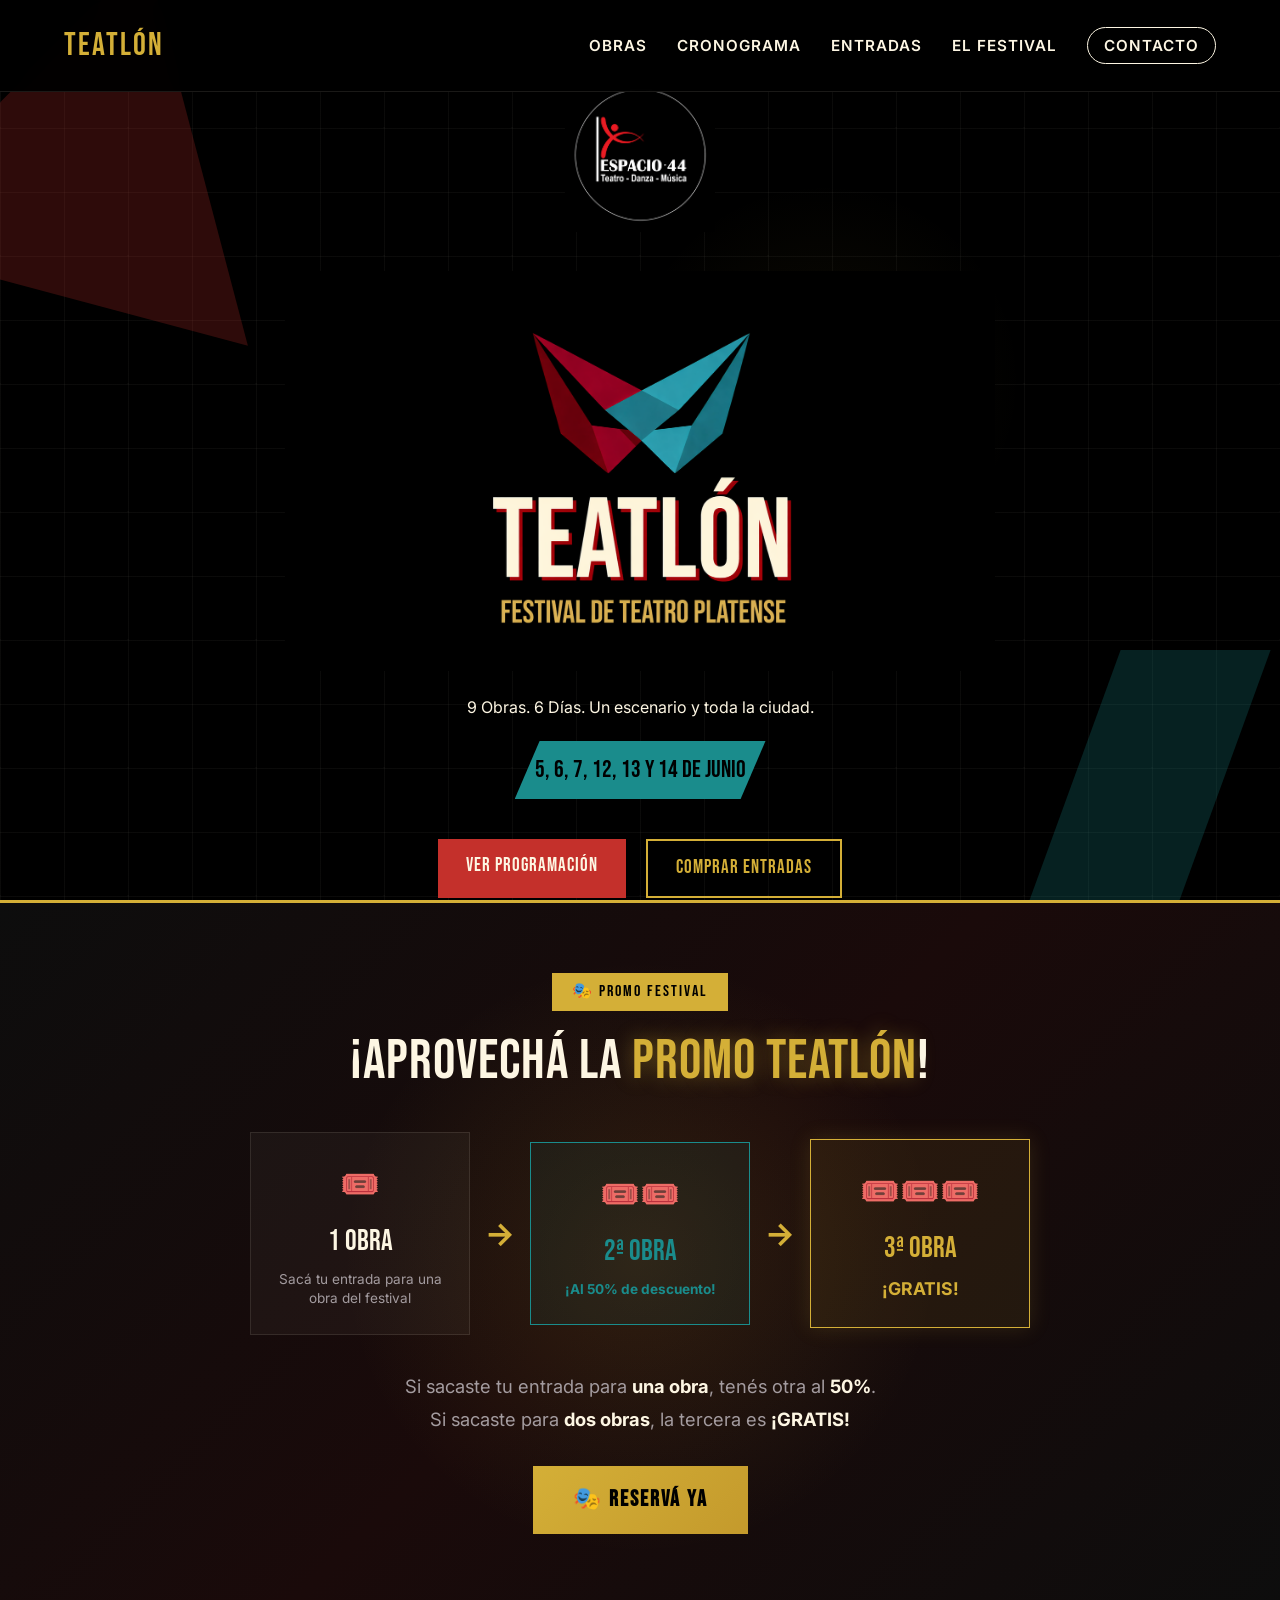
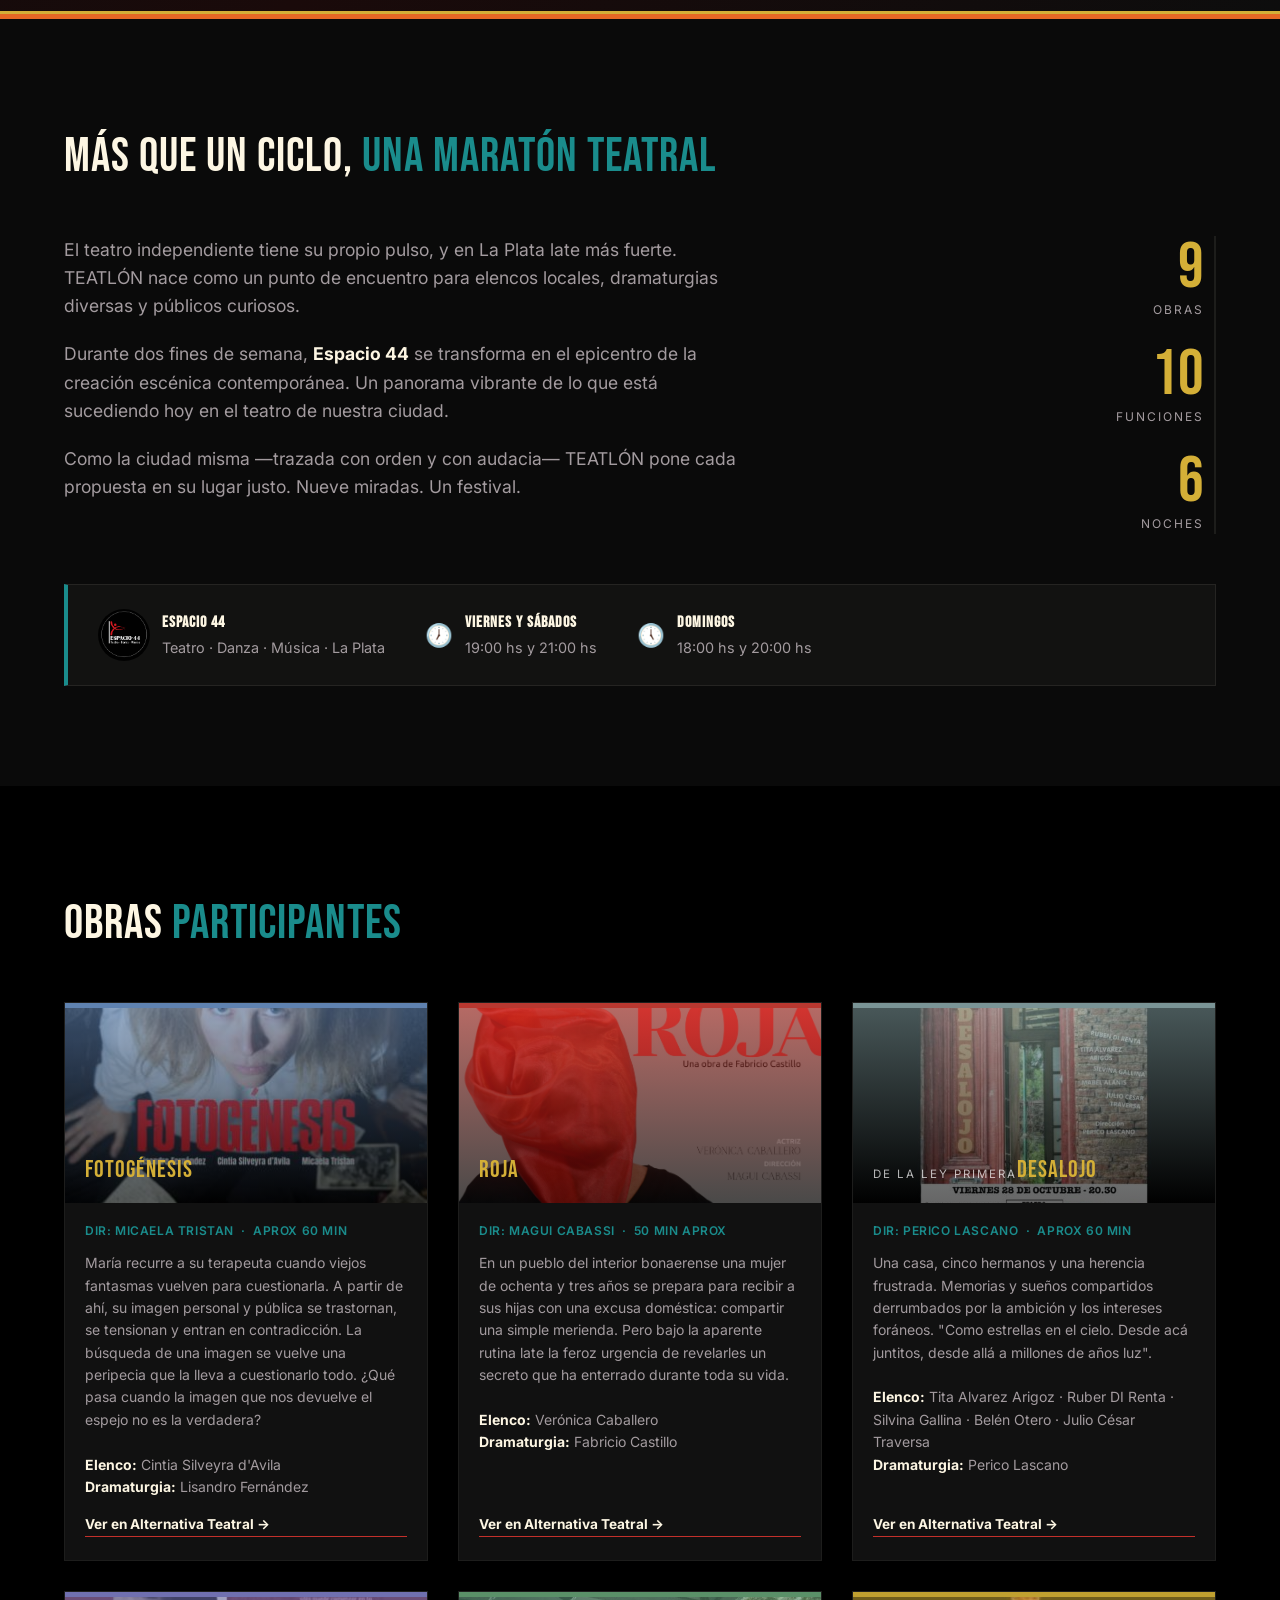
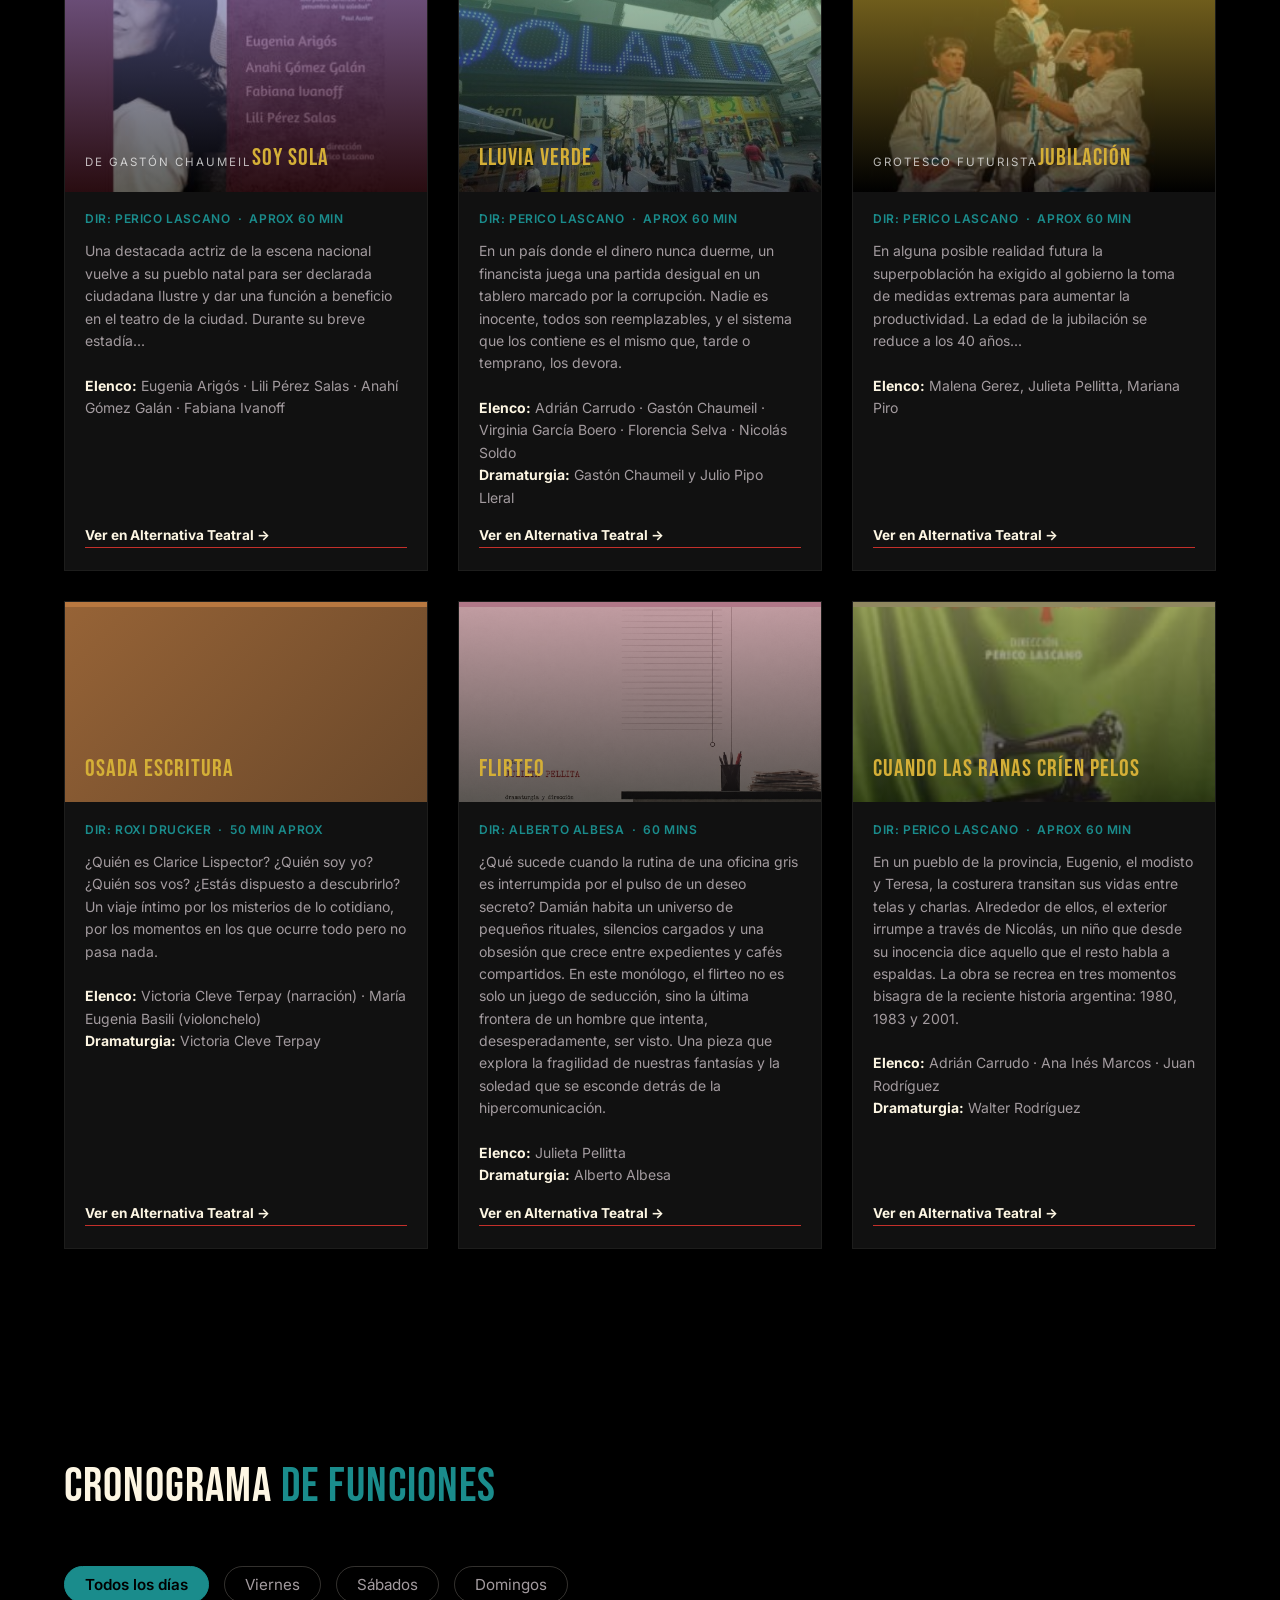
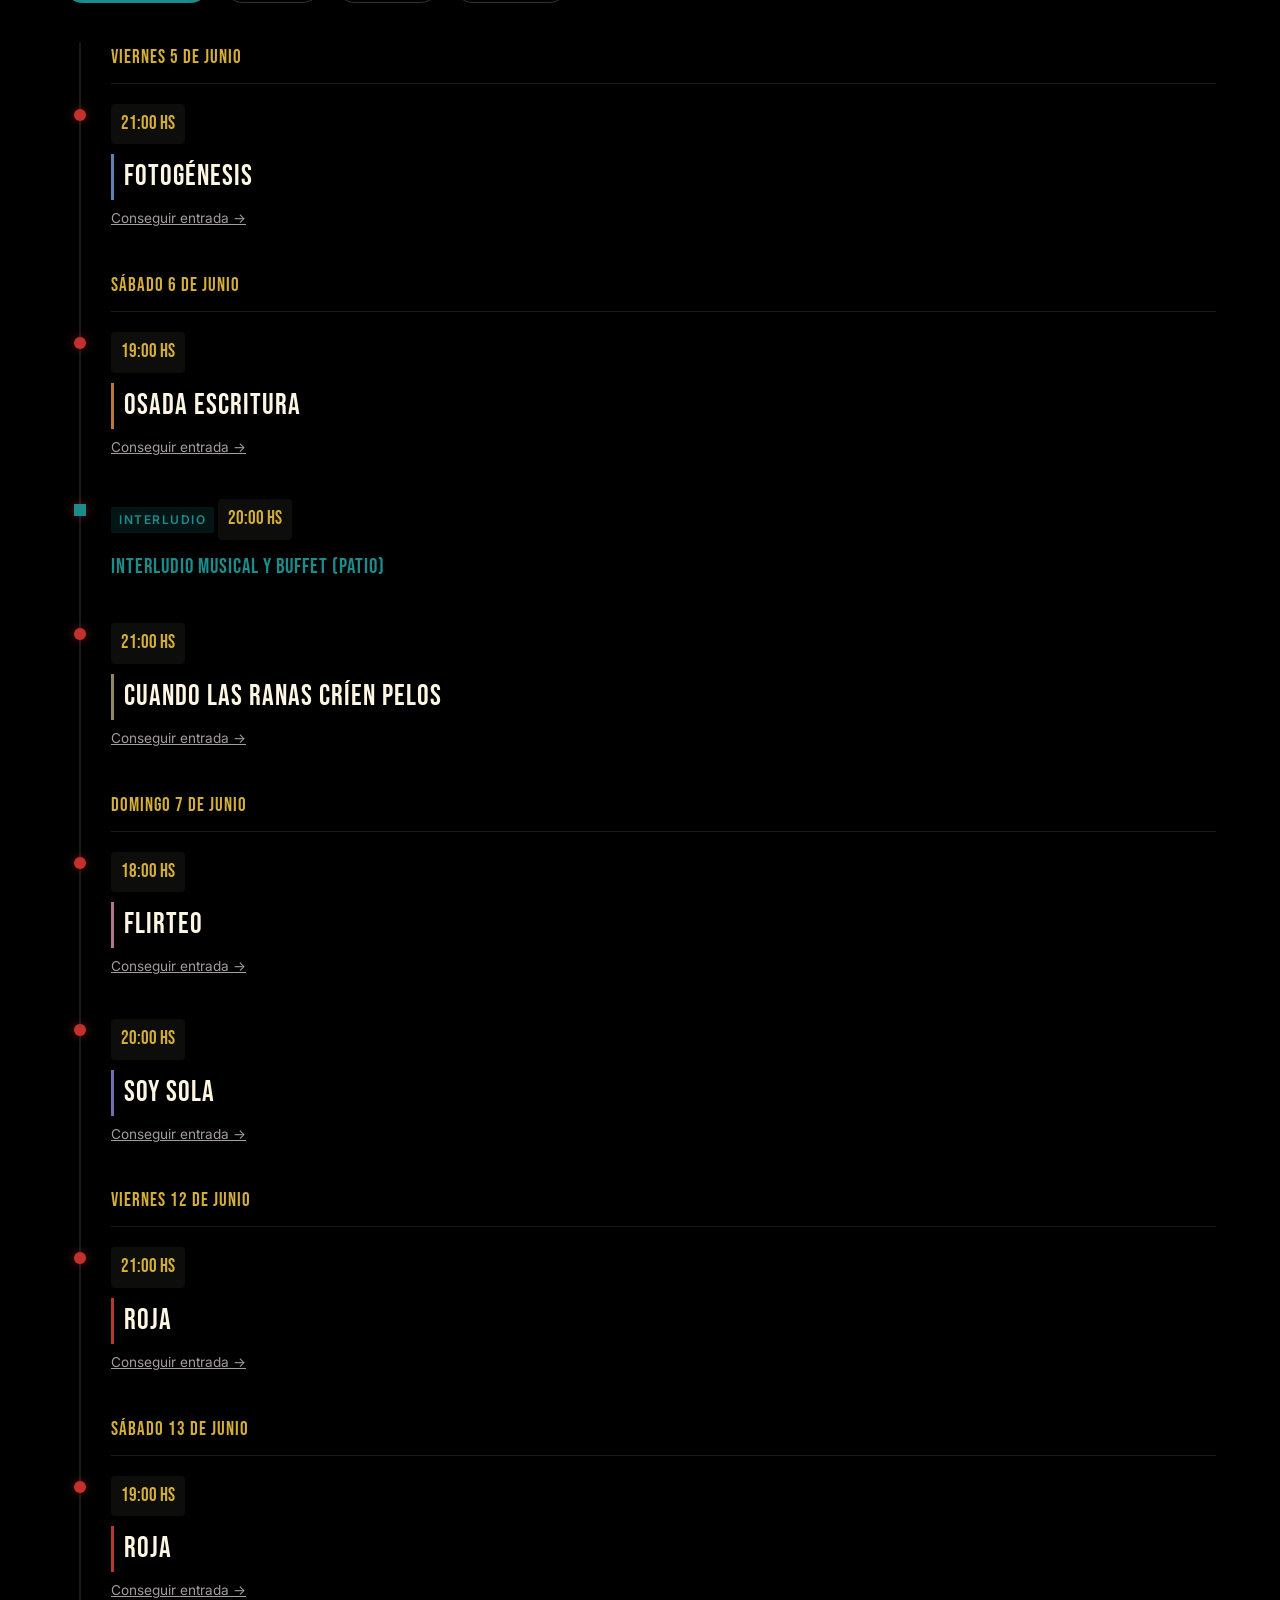
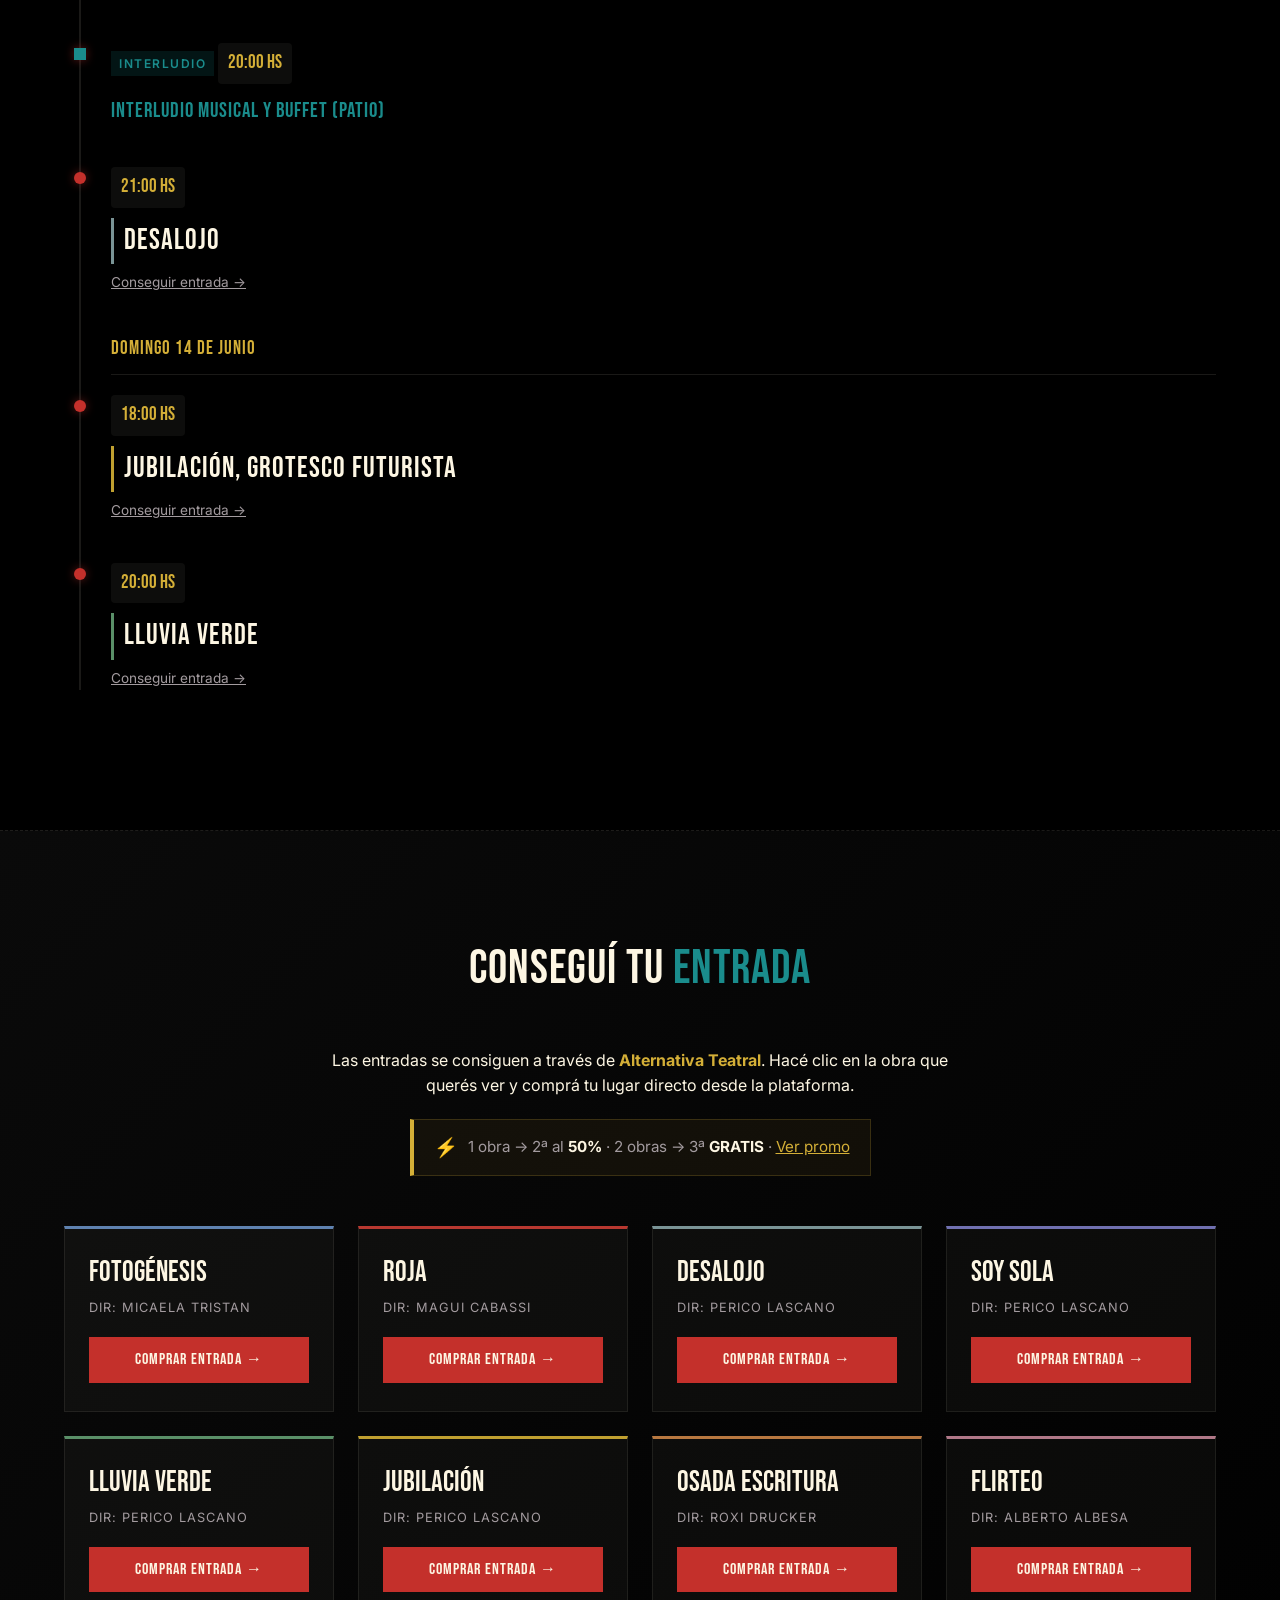
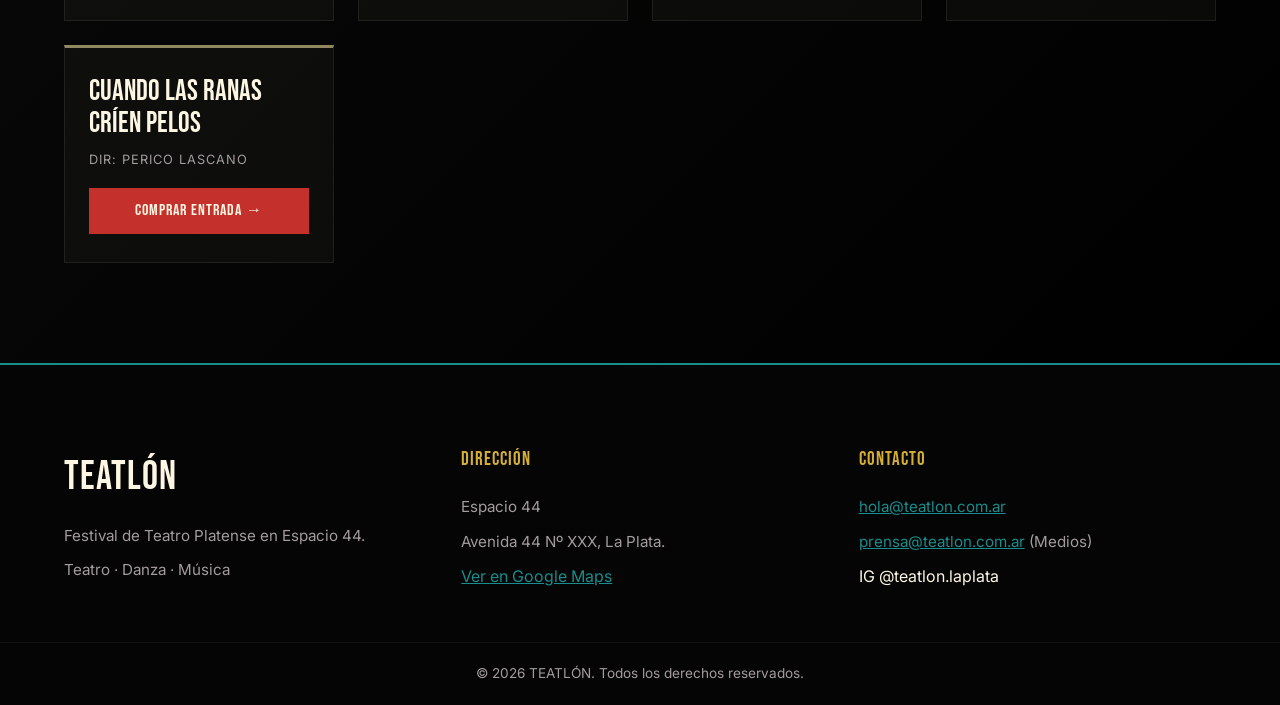
<file: index.html>
<!DOCTYPE html>
<html lang="es">
<head>
    <meta charset="UTF-8">
    <meta name="viewport" content="width=device-width, initial-scale=1.0">
    <title>TEATLÓN | Festival de Teatro Platense</title>
    <meta name="description" content="Festival de Teatro Platense. 10 Obras. 6 Días. Un escenario y toda la ciudad. 5, 6, 7, 12, 13 y 14 de JUNIO en Espacio 44.">
    
    <!-- Google Fonts -->
    <link rel="preconnect" href="https://fonts.googleapis.com">
    <link rel="preconnect" href="https://fonts.gstatic.com" crossorigin>
    <link href="https://fonts.googleapis.com/css2?family=Bebas+Neue&family=Inter:wght@300;400;600;800&display=swap" rel="stylesheet">
    
    <!-- Custom CSS -->
    <link rel="stylesheet" href="style.css">
</head>
<body>
    <!-- Navbar -->
    <nav class="navbar" id="navbar">
        <div class="nav-container">
            <a href="#home" class="logo">TEATLÓN</a>
            <button class="mobile-menu-btn" aria-label="Abrir menú" id="menu-btn">
                <span></span>
                <span></span>
                <span></span>
            </button>
            <ul class="nav-links" id="nav-links">
                <li><a href="#obras">Obras</a></li>
                <li><a href="#cronograma">Cronograma</a></li>
                <li><a href="#entradas">Entradas</a></li>
                <li><a href="#nosotros">El Festival</a></li>
                <li><a href="#contacto" class="btn-outline">Contacto</a></li>
            </ul>
        </div>
    </nav>

    <!-- Hero Section -->
    <header class="hero" id="home">
        <div class="hero-content">
            <div class="theater-logo-container" style="text-align: center; margin-bottom: 2rem;">
                <img src="img/logo-teatro.png" alt="Espacio 44" style="height: 150px; width: auto; max-width: 100%;">
            </div>
            <h1 class="title" style="margin-bottom: 0;">
                <img src="img/logo-festival.png" alt="TEATLÓN" style="max-width: 100%; height: auto; max-height: 400px; display: inline-block;">
                <span style="display: none;">TEATLÓN</span>
            </h1>
            <h2 class="tagline" style="display: none;">Festival de Teatro Platense</h2>
            <p class="description">9 Obras. 6 Días. Un escenario y toda la ciudad.</p>
            <div class="dates-badge">
                5, 6, 7, 12, 13 y 14 DE JUNIO
            </div>
            <div class="cta-container">
                <a href="#obras" class="btn btn-primary">Ver Programación</a>
                <a href="#entradas" class="btn btn-secondary">Comprar Entradas</a>
            </div>
        </div>
        <!-- Grilla urbana La Plata: cuadrícula regular + diagonales -->
        <div class="hero-grid-bg" aria-hidden="true"></div>
        <div class="hero-shapes">
            <div class="shape shape-1"></div>
            <div class="shape shape-2"></div>
            <div class="shape shape-3"></div>
        </div>
    </header>

    <!-- Promoción Banner -->
    <section class="promo-banner" id="promo">
        <div class="promo-glow"></div>
        <div class="container promo-container">
            <div class="promo-badge">🎭 PROMO FESTIVAL</div>
            <h2 class="promo-headline">
                ¡Aprovechá la <span class="promo-highlight">Promo Teatlón</span>!
            </h2>
            <div class="promo-steps">
                <div class="promo-step">
                    <div class="promo-step-icon">🎟️</div>
                    <div class="promo-step-number">1 obra</div>
                    <div class="promo-step-detail">Sacá tu entrada para una obra del festival</div>
                </div>
                <div class="promo-arrow">→</div>
                <div class="promo-step promo-step--highlight">
                    <div class="promo-step-icon">🎟️🎟️</div>
                    <div class="promo-step-number">2ª obra</div>
                    <div class="promo-step-detail"><strong>¡Al 50% de descuento!</strong></div>
                </div>
                <div class="promo-arrow">→</div>
                <div class="promo-step promo-step--epic">
                    <div class="promo-step-icon">🎟️🎟️🎟️</div>
                    <div class="promo-step-number">3ª obra</div>
                    <div class="promo-step-detail"><strong>¡GRATIS!</strong></div>
                </div>
            </div>
            <p class="promo-summary">
                Si sacaste tu entrada para <strong>una obra</strong>, tenés otra al <strong>50%</strong>.<br>
                Si sacaste para <strong>dos obras</strong>, la tercera es <strong>¡GRATIS!</strong>
            </p>
            <a href="#entradas" class="btn btn-promo pulse-btn">🎭 RESERVÁ YA</a>
        </div>
    </section>

    <!-- Nosotros Section -->
    <section class="section about" id="nosotros">
        <div class="container">
            <h2 class="section-title">Más que un ciclo, <span>una maratón teatral</span></h2>
            <div class="about-layout">
                <div class="about-text">
                    <p>El teatro independiente tiene su propio pulso, y en La Plata late más fuerte. TEATLÓN nace como un punto de encuentro para elencos locales, dramaturgias diversas y públicos curiosos.</p>
                    <p>Durante dos fines de semana, <strong>Espacio 44</strong> se transforma en el epicentro de la creación escénica contemporánea. Un panorama vibrante de lo que está sucediendo hoy en el teatro de nuestra ciudad.</p>
                    <p>Como la ciudad misma —trazada con orden y con audacia— TEATLÓN pone cada propuesta en su lugar justo. Nueve miradas. Un festival.</p>
                </div>
                <div class="about-stats">
                    <div class="stat-item">
                        <span class="stat-num">9</span>
                        <span class="stat-label">obras</span>
                    </div>
                    <div class="stat-item">
                        <span class="stat-num">10</span>
                        <span class="stat-label">funciones</span>
                    </div>
                    <div class="stat-item">
                        <span class="stat-num">6</span>
                        <span class="stat-label">noches</span>
                    </div>
                </div>
            </div>
            <div class="sede-info">
                <div class="sede-info__bloque">
                    <img src="img/logo-teatro.png" alt="Espacio 44" class="sede-logo">
                    <div>
                        <strong>Espacio 44</strong>
                        <p>Teatro · Danza · Música · La Plata</p>
                    </div>
                </div>
                <div class="sede-info__bloque">
                    <span class="sede-info__icon">🕖</span>
                    <div>
                        <strong>Viernes y sábados</strong>
                        <p>19:00 hs y 21:00 hs</p>
                    </div>
                </div>
                <div class="sede-info__bloque">
                    <span class="sede-info__icon">🕔</span>
                    <div>
                        <strong>Domingos</strong>
                        <p>18:00 hs y 20:00 hs</p>
                    </div>
                </div>
            </div>
        </div>
    </section>

    <!-- Obras Section -->
    <section class="section obras" id="obras">
        <div class="container">
            <h2 class="section-title">Obras <span>Participantes</span></h2>
            <div class="obras-grid" id="obras-container">
                <!-- Injected via JS -->
            </div>
        </div>
    </section>

    <!-- Cronograma Section -->
    <section class="section cronograma" id="cronograma">
        <div class="container">
            <h2 class="section-title">Cronograma <span>de Funciones</span></h2>
            <div class="filtros-dias" id="day-filters">
                <button class="filter-btn active" data-filter="all">Todos los días</button>
                <button class="filter-btn" data-filter="viernes">Viernes</button>
                <button class="filter-btn" data-filter="sabados">Sábados</button>
                <button class="filter-btn" data-filter="domingos">Domingos</button>
            </div>
            <div class="timeline" id="timeline-container">
                <!-- Injected via JS -->
            </div>
        </div>
    </section>

    <!-- Entradas Section -->
    <section class="section entradas" id="entradas">
        <div class="container">
            <div class="entradas-header">
                <h2 class="section-title">Conseguí tu <span>Entrada</span></h2>
                <p>Las entradas se consiguen a través de <strong>Alternativa Teatral</strong>. Hacé clic en la obra que querés ver y comprá tu lugar directo desde la plataforma.</p>
                <div class="promo-reminder">
                    <span class="promo-reminder-icon">⚡</span>
                    <span>1 obra → 2ª al <strong>50%</strong> · 2 obras → 3ª <strong>GRATIS</strong> · <a href="#promo" style="color: var(--accent-gold); text-decoration: underline;">Ver promo</a></span>
                </div>
            </div>

            <div class="obras-links-grid" id="entradas-links-container">
                <!-- Injected via JS -->
            </div>
        </div>
    </section>

    <!-- Contacto / Footer -->
    <footer class="footer" id="contacto">
        <div class="container footer-content">
            <div class="footer-col">
                <h3 class="footer-logo">TEATLÓN</h3>
                <p>Festival de Teatro Platense en Espacio 44.</p>
                <p>Teatro · Danza · Música</p>
            </div>
            <div class="footer-col">
                <h4>Dirección</h4>
                <p>Espacio 44</p>
                <p>Avenida 44 Nº XXX, La Plata.</p>
                <a href="#" class="footer-link">Ver en Google Maps</a>
            </div>
            <div class="footer-col">
                <h4>Contacto</h4>
                <p><a href="mailto:hola@teatlon.com.ar" class="footer-link">hola@teatlon.com.ar</a></p>
                <p><a href="mailto:prensa@teatlon.com.ar" class="footer-link">prensa@teatlon.com.ar</a> (Medios)</p>
                <div class="social-links">
                    <a href="#" class="social-icon">IG @teatlon.laplata</a>
                </div>
            </div>
        </div>
        <div class="footer-bottom">
            <p>&copy; 2026 TEATLÓN. Todos los derechos reservados.</p>
        </div>
    </footer>

    <!-- JS Files -->
    <script src="data.js"></script>
    <script src="main.js"></script>
</body>
</html>
</file>
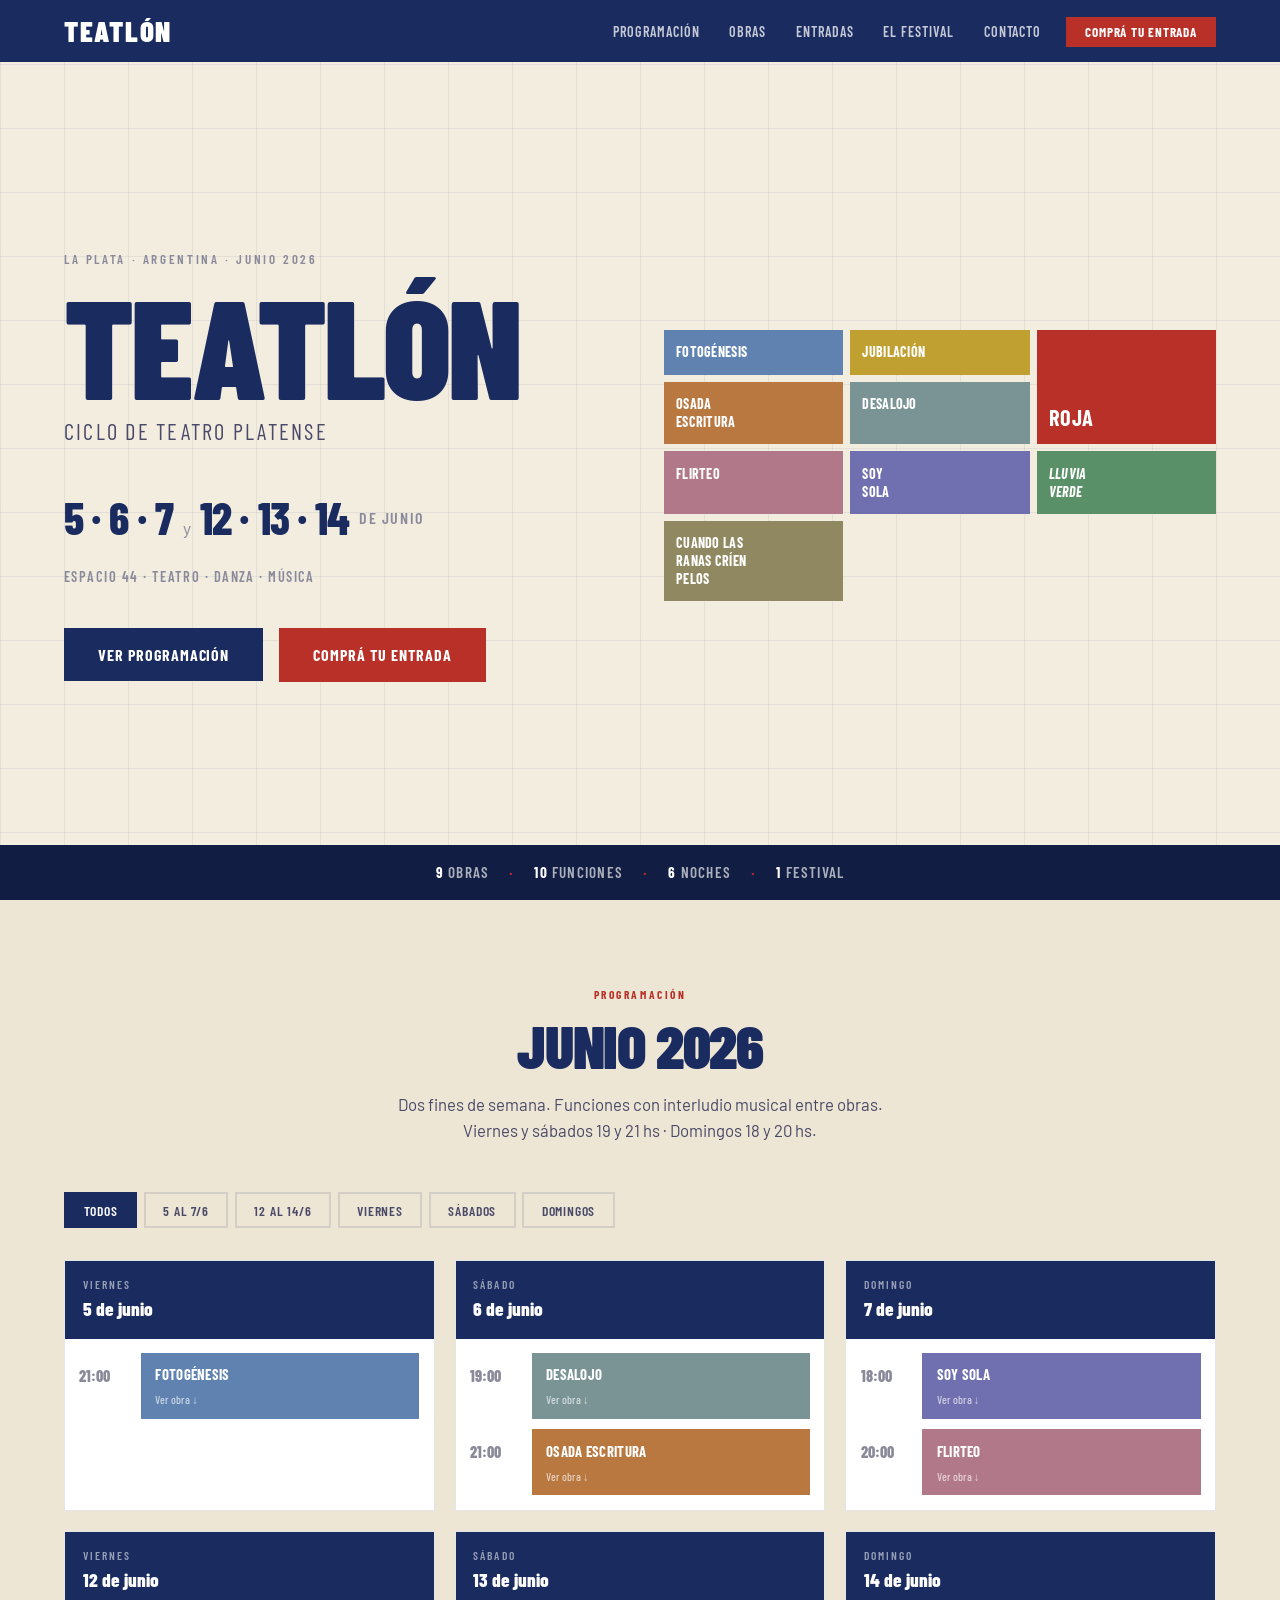
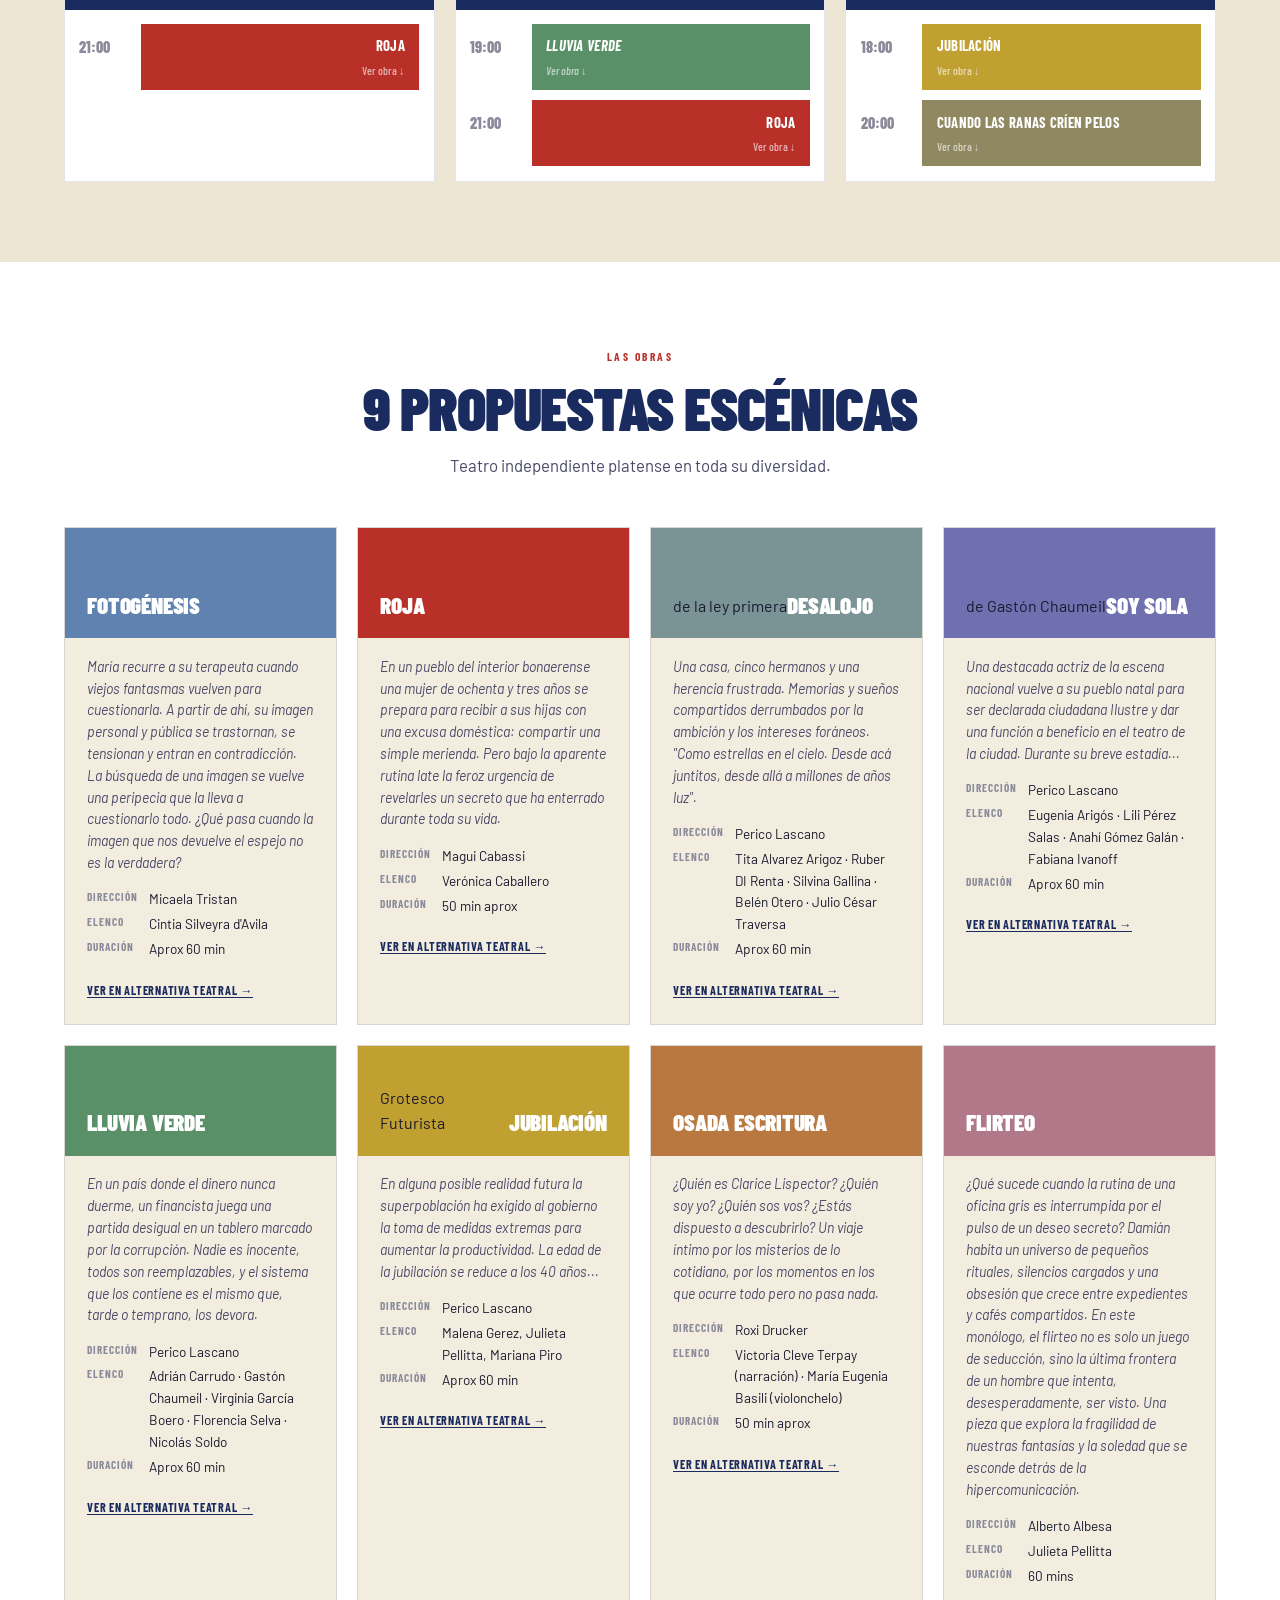
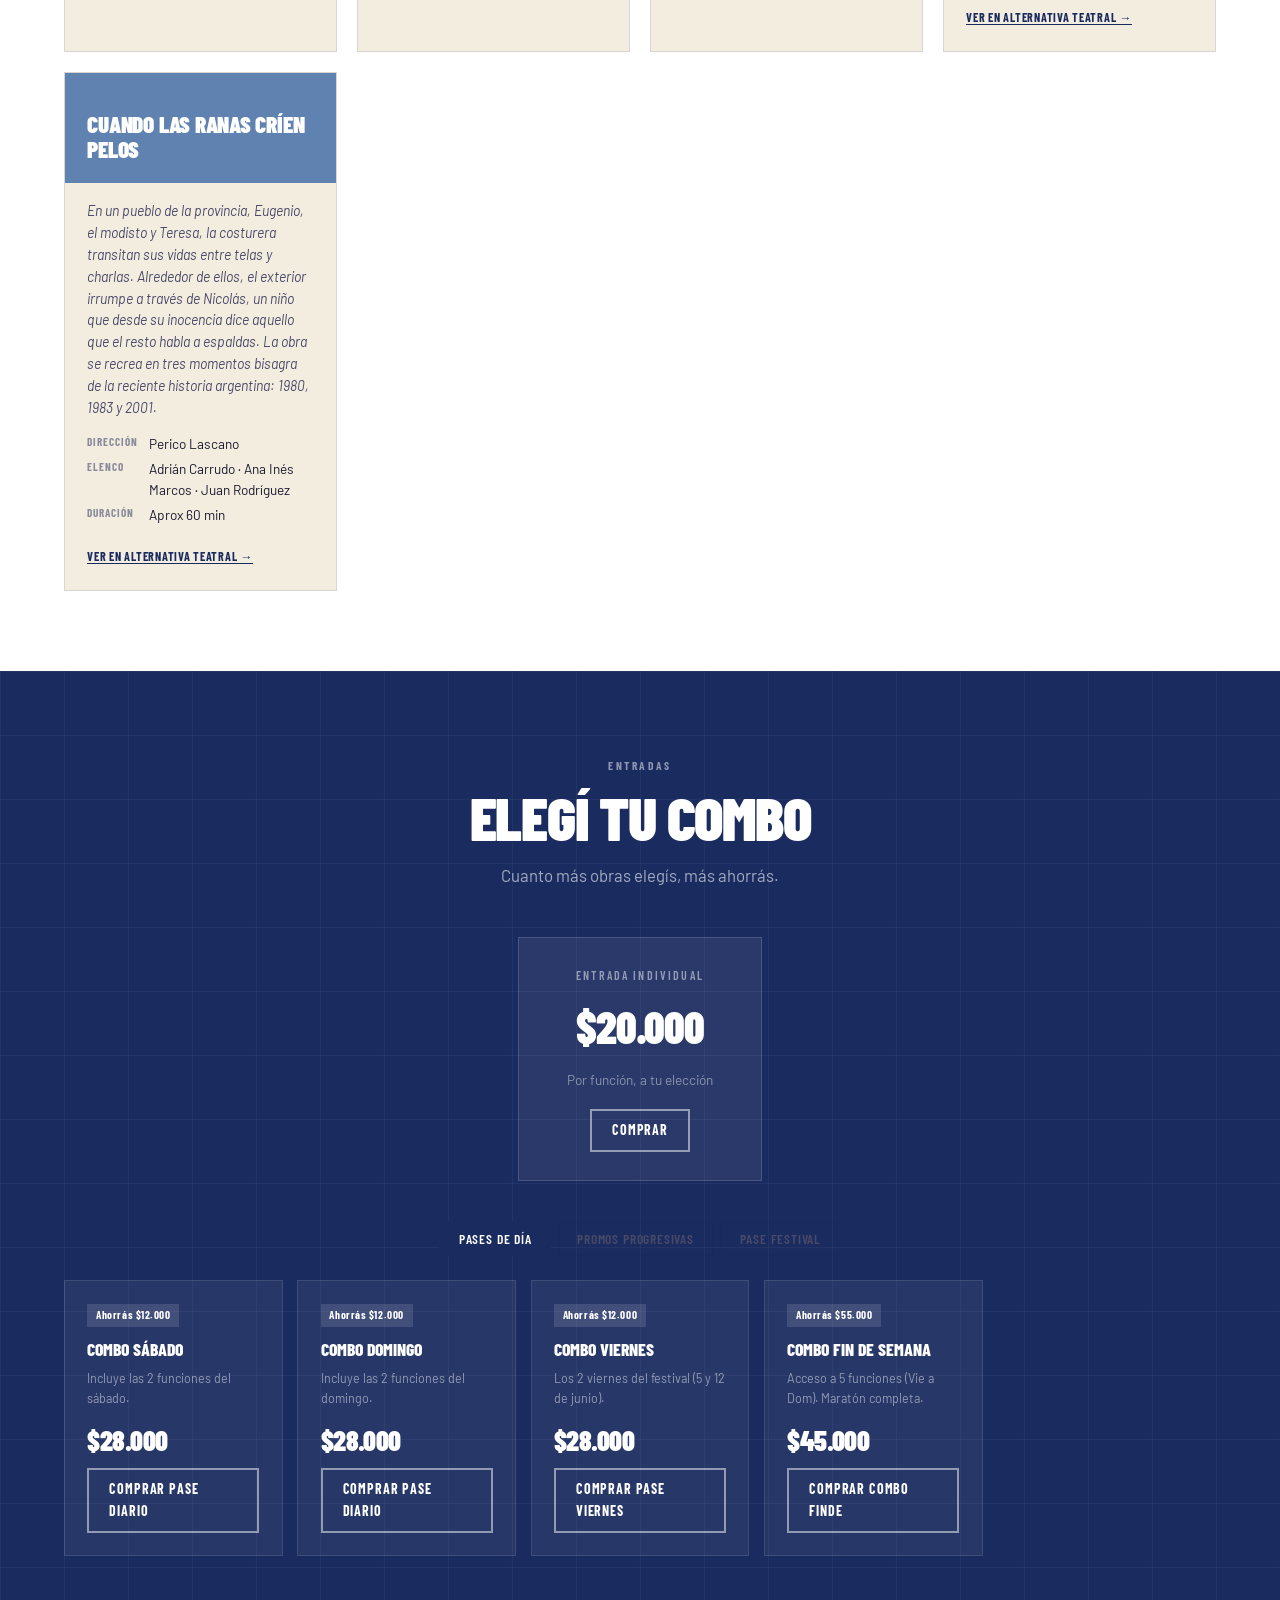
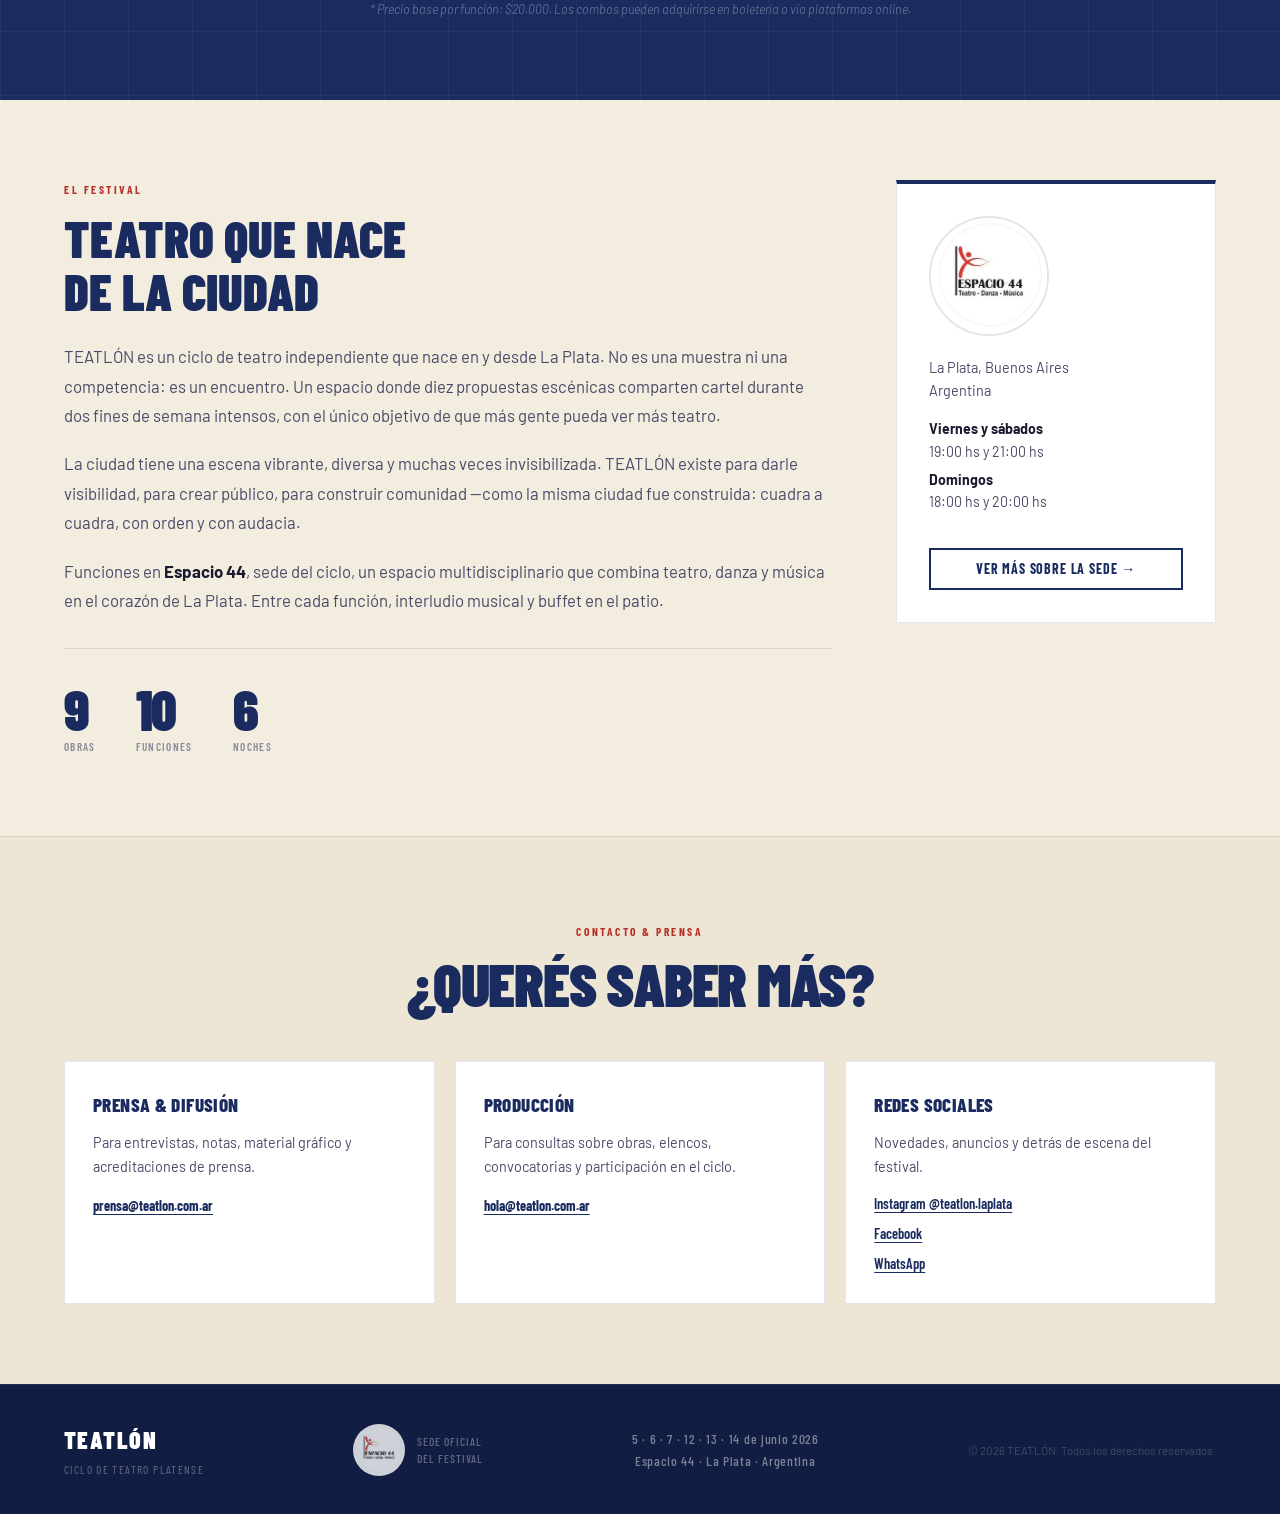
<file: index2.html>
<!DOCTYPE html>
<html lang="es">
<head>
  <meta charset="UTF-8" />
  <meta name="viewport" content="width=device-width, initial-scale=1.0" />
  <meta name="description" content="TEATLÓN – Ciclo de Teatro Platense. 10 obras, 6 noches. 5 al 14 de junio 2026 en Espacio 44, La Plata." />
  <meta property="og:title"       content="TEATLÓN – Ciclo de Teatro Platense" />
  <meta property="og:description" content="9 obras de teatro independiente. Junio 2026 en La Plata." />
  <meta property="og:type"        content="website" />
  <title>TEATLÓN – Ciclo de Teatro Platense</title>

  <link rel="preconnect" href="https://fonts.googleapis.com" />
  <link rel="preconnect" href="https://fonts.gstatic.com" crossorigin />
  <link href="https://fonts.googleapis.com/css2?family=Barlow+Condensed:ital,wght@0,400;0,600;0,700;0,800;0,900;1,400&family=Barlow:wght@300;400;500;600&display=swap" rel="stylesheet" />
  <link rel="stylesheet" href="css/style2.css" />
</head>
<body>

<!-- ══════════════════════════════════════════
     NAV
══════════════════════════════════════════ -->
<nav class="nav" id="nav2">
  <div class="nav__inner">
    <a href="#inicio2" class="nav__logo">TEATLÓN</a>

    <button class="nav__burger" id="burger2" aria-label="Abrir menú" aria-expanded="false">
      <span></span><span></span><span></span>
    </button>

    <ul class="nav__links" id="navLinks2">
      <li><a href="#prog2"     class="nav__link">Programación</a></li>
      <li><a href="#obras2"    class="nav__link">Obras</a></li>
      <li><a href="#entradas2" class="nav__link">Entradas</a></li>
      <li><a href="#sobre2"    class="nav__link">El festival</a></li>
      <li><a href="#contacto2" class="nav__link">Contacto</a></li>
      <li><a href="#entradas2" class="nav__pill">Comprá tu entrada</a></li>
    </ul>
  </div>
</nav>

<!-- ══════════════════════════════════════════
     HERO
══════════════════════════════════════════ -->
<header class="hero" id="inicio2">
  <!-- Grilla urbana de La Plata como fondo -->
  <div class="hero__bg lp-grid-light" aria-hidden="true"></div>

  <div class="hero__inner">

    <!-- Columna izquierda: texto -->
    <div class="hero__texto">
      <p class="hero__meta">La Plata · Argentina · Junio 2026</p>
      <h1 class="hero__title">TEATLÓN</h1>
      <p class="hero__sub">Ciclo de Teatro Platense</p>

      <div class="hero__fechas">
        <span class="hero__num">5 · 6 · 7</span>
        <span class="hero__sep">y</span>
        <span class="hero__num">12 · 13 · 14</span>
        <span class="hero__mes">de junio</span>
      </div>

      <p class="hero__sede">Espacio 44 · Teatro · Danza · Música</p>

      <div class="hero__btns">
        <a href="#prog2"     class="btn btn--navy">Ver programación</a>
        <a href="#entradas2" class="btn btn--red">Comprá tu entrada</a>
      </div>
    </div>

    <!-- Columna derecha: mosaico de obras (como el flyer geométrico) -->
    <div class="hero__mosaico" aria-hidden="true">
      <div class="bloque bloque--fotogenesis">Fotogénesis</div>
      <div class="bloque bloque--jubilacion">Jubilación</div>
      <div class="bloque bloque--roja">Roja</div>
      <div class="bloque bloque--osada">Osada<br>escritura</div>
      <div class="bloque bloque--desalojo">Desalojo</div>
      <div class="bloque bloque--flirteo">Flirteo</div>
      <div class="bloque bloque--soysola">Soy<br>sola</div>
      <div class="bloque bloque--lluvia"><em>Lluvia<br>verde</em></div>
      <div class="bloque bloque--ranas">Cuando las<br>ranas críen<br>pelos</div>
    </div>

  </div>

  <!-- Barra de stats -->
  <div class="hero__strip">
    <div class="hero__strip-inner">
      <span><strong>9</strong> obras</span>
      <span class="strip-dot">·</span>
      <span><strong>10</strong> funciones</span>
      <span class="strip-dot">·</span>
      <span><strong>6</strong> noches</span>
      <span class="strip-dot">·</span>
      <span><strong>1</strong> festival</span>
    </div>
  </div>
</header>

<!-- ══════════════════════════════════════════
     PROGRAMACIÓN
══════════════════════════════════════════ -->
<section class="sec prog" id="prog2">
  <div class="sec__inner">
    <div class="sec__head">
      <span class="tag">Programación</span>
      <h2 class="sec__titulo">Junio 2026</h2>
      <p class="sec__bajada">Dos fines de semana. Funciones con interludio musical entre obras.<br>
        Viernes y sábados 19 y 21 hs · Domingos 18 y 20 hs.</p>
    </div>

    <!-- Filtros -->
    <div class="filtros" role="tablist">
      <button class="filtro filtro--activo" data-filter="todos">Todos</button>
      <button class="filtro" data-filter="s1">5 al 7/6</button>
      <button class="filtro" data-filter="s2">12 al 14/6</button>
      <button class="filtro" data-filter="viernes">Viernes</button>
      <button class="filtro" data-filter="sabado">Sábados</button>
      <button class="filtro" data-filter="domingo">Domingos</button>
    </div>

    <!-- Días -->
    <div class="prog__grilla">

      <article class="prog__dia" data-tags="s1 viernes">
        <header class="prog__dia-header">
          <span class="prog__weekday">Viernes</span>
          <span class="prog__date">5 de junio</span>
        </header>
        <div class="prog__funciones">
          <div class="prog__funcion">
            <span class="prog__hora">21:00</span>
            <div class="prog__show bloque--fotogenesis">
              <span class="prog__show-nombre">Fotogénesis</span>
              <a href="#obra2-fotogenesis" class="prog__ver">Ver obra ↓</a>
            </div>
          </div>
        </div>
      </article>

      <article class="prog__dia" data-tags="s1 sabado">
        <header class="prog__dia-header">
          <span class="prog__weekday">Sábado</span>
          <span class="prog__date">6 de junio</span>
        </header>
        <div class="prog__funciones">
          <div class="prog__funcion">
            <span class="prog__hora">19:00</span>
            <div class="prog__show bloque--desalojo">
              <span class="prog__show-nombre">Desalojo</span>
              <a href="#obra2-desalojo" class="prog__ver">Ver obra ↓</a>
            </div>
          </div>
          <div class="prog__funcion">
            <span class="prog__hora">21:00</span>
            <div class="prog__show bloque--osada">
              <span class="prog__show-nombre">Osada escritura</span>
              <a href="#obra2-osadaescritura" class="prog__ver">Ver obra ↓</a>
            </div>
          </div>
        </div>
      </article>

      <article class="prog__dia" data-tags="s1 domingo">
        <header class="prog__dia-header">
          <span class="prog__weekday">Domingo</span>
          <span class="prog__date">7 de junio</span>
        </header>
        <div class="prog__funciones">
          <div class="prog__funcion">
            <span class="prog__hora">18:00</span>
            <div class="prog__show bloque--soysola">
              <span class="prog__show-nombre">Soy sola</span>
              <a href="#obra2-soysola" class="prog__ver">Ver obra ↓</a>
            </div>
          </div>
          <div class="prog__funcion">
            <span class="prog__hora">20:00</span>
            <div class="prog__show bloque--flirteo">
              <span class="prog__show-nombre">Flirteo</span>
              <a href="#obra2-flirteo" class="prog__ver">Ver obra ↓</a>
            </div>
          </div>
        </div>
      </article>

      <article class="prog__dia" data-tags="s2 viernes">
        <header class="prog__dia-header">
          <span class="prog__weekday">Viernes</span>
          <span class="prog__date">12 de junio</span>
        </header>
        <div class="prog__funciones">
          <div class="prog__funcion">
            <span class="prog__hora">21:00</span>
            <div class="prog__show bloque--roja">
              <span class="prog__show-nombre">Roja</span>
              <a href="#obra2-roja" class="prog__ver">Ver obra ↓</a>
            </div>
          </div>
        </div>
      </article>

      <article class="prog__dia" data-tags="s2 sabado">
        <header class="prog__dia-header">
          <span class="prog__weekday">Sábado</span>
          <span class="prog__date">13 de junio</span>
        </header>
        <div class="prog__funciones">
          <div class="prog__funcion">
            <span class="prog__hora">19:00</span>
            <div class="prog__show bloque--lluvia">
              <span class="prog__show-nombre">Lluvia verde</span>
              <a href="#obra2-lluviaverde" class="prog__ver">Ver obra ↓</a>
            </div>
          </div>
          <div class="prog__funcion">
            <span class="prog__hora">21:00</span>
            <div class="prog__show bloque--roja">
              <span class="prog__show-nombre">Roja</span>
              <a href="#obra2-roja" class="prog__ver">Ver obra ↓</a>
            </div>
          </div>
        </div>
      </article>

      <article class="prog__dia" data-tags="s2 domingo">
        <header class="prog__dia-header">
          <span class="prog__weekday">Domingo</span>
          <span class="prog__date">14 de junio</span>
        </header>
        <div class="prog__funciones">
          <div class="prog__funcion">
            <span class="prog__hora">18:00</span>
            <div class="prog__show bloque--jubilacion">
              <span class="prog__show-nombre">Jubilación</span>
              <a href="#obra2-jubilacion" class="prog__ver">Ver obra ↓</a>
            </div>
          </div>
          <div class="prog__funcion">
            <span class="prog__hora">20:00</span>
            <div class="prog__show bloque--ranas">
              <span class="prog__show-nombre">Cuando las ranas críen pelos</span>
              <a href="#obra2-cuandolascrien" class="prog__ver">Ver obra ↓</a>
            </div>
          </div>
        </div>
      </article>

    </div><!-- /prog__grilla -->
  </div>
</section>

<!-- ══════════════════════════════════════════
     OBRAS
══════════════════════════════════════════ -->
<section class="sec obras" id="obras2">
  <div class="sec__inner">
    <div class="sec__head">
      <span class="tag">Las obras</span>
      <h2 class="sec__titulo">9 propuestas escénicas</h2>
      <p class="sec__bajada">Teatro independiente platense en toda su diversidad.</p>
    </div>
    <!-- Cards inyectadas por JS desde data.js -->
    <div class="obras__grilla" id="obrasGrid2"></div>
  </div>
</section>

<!-- ══════════════════════════════════════════
     ENTRADAS
══════════════════════════════════════════ -->
<section class="sec entradas" id="entradas2">
  <div class="lp-grid-dark" style="position:absolute;inset:0;pointer-events:none;" aria-hidden="true"></div>
  <div class="sec__inner entradas__inner">

    <div class="sec__head">
      <span class="tag tag--inv">Entradas</span>
      <h2 class="sec__titulo sec__titulo--inv">Elegí tu combo</h2>
      <p class="sec__bajada sec__bajada--inv">Cuanto más obras elegís, más ahorrás.</p>
    </div>

    <!-- Entrada individual -->
    <div class="entrada-ind">
      <div class="entrada-ind__card">
        <p class="entrada-ind__label">Entrada individual</p>
        <p class="entrada-ind__precio">$20.000</p>
        <p class="entrada-ind__desc">Por función, a tu elección</p>
        <a href="#" class="btn btn--ghost btn--sm">Comprar</a>
      </div>
    </div>

    <!-- Tabs -->
    <div class="filtros" style="justify-content:center; margin-bottom:1.5rem;">
      <button class="filtro tab2" data-cat="combos-dias">Pases de día</button>
      <button class="filtro tab2" data-cat="promos">Promos progresivas</button>
      <button class="filtro tab2" data-cat="combos-épicos">Pase festival</button>
    </div>

    <!-- Cards inyectadas por JS -->
    <div class="combos__grilla" id="pricingWrap2"></div>

    <p class="entradas__nota">* Precio base por función: $20.000. Los combos pueden adquirirse en boletería o vía plataformas online.</p>
  </div>
</section>

<!-- ══════════════════════════════════════════
     SOBRE EL FESTIVAL
══════════════════════════════════════════ -->
<section class="sec sobre" id="sobre2">
  <div class="sec__inner">
    <div class="sobre__layout">

      <div class="sobre__texto">
        <span class="tag sobre__tag">El festival</span>
        <h2 class="sobre__titulo">Teatro que nace<br>de la ciudad</h2>

        <p>TEATLÓN es un ciclo de teatro independiente que nace en y desde La Plata. No es una muestra ni una competencia: es un encuentro. Un espacio donde diez propuestas escénicas comparten cartel durante dos fines de semana intensos, con el único objetivo de que más gente pueda ver más teatro.</p>

        <p>La ciudad tiene una escena vibrante, diversa y muchas veces invisibilizada. TEATLÓN existe para darle visibilidad, para crear público, para construir comunidad —como la misma ciudad fue construida: cuadra a cuadra, con orden y con audacia.</p>

        <p>Funciones en <strong>Espacio 44</strong>, sede del ciclo, un espacio multidisciplinario que combina teatro, danza y música en el corazón de La Plata. Entre cada función, interludio musical y buffet en el patio.</p>

        <div class="sobre__stats">
          <div class="sobre__stat">
            <span class="sobre__stat-n">9</span>
            <span class="sobre__stat-l">obras</span>
          </div>
          <div class="sobre__stat">
            <span class="sobre__stat-n">10</span>
            <span class="sobre__stat-l">funciones</span>
          </div>
          <div class="sobre__stat">
            <span class="sobre__stat-n">6</span>
            <span class="sobre__stat-l">noches</span>
          </div>
        </div>
      </div>

      <div>
        <div class="sede-card">
          <img src="img/espacio44-logo.jpg" alt="Logo Espacio 44 – Teatro Danza Música" class="sede-card__logo" />
          <p class="sede-card__addr">La Plata, Buenos Aires<br>Argentina</p>
          <div class="sede-card__hrs">
            <p><strong>Viernes y sábados</strong><br>19:00 hs y 21:00 hs</p>
            <p><strong>Domingos</strong><br>18:00 hs y 20:00 hs</p>
          </div>
          <a href="https://www.espacio44.com.ar" class="btn btn--outline btn--sm" target="_blank">Ver más sobre la sede →</a>
        </div>
      </div>

    </div>
  </div>
</section>

<!-- ══════════════════════════════════════════
     CONTACTO
══════════════════════════════════════════ -->
<section class="sec contacto" id="contacto2">
  <div class="sec__inner">
    <div class="sec__head">
      <span class="tag">Contacto &amp; Prensa</span>
      <h2 class="sec__titulo">¿Querés saber más?</h2>
    </div>

    <div class="contacto__grilla">
      <div class="contacto-card">
        <h3>Prensa &amp; Difusión</h3>
        <p>Para entrevistas, notas, material gráfico y acreditaciones de prensa.</p>
        <a href="mailto:prensa@teatlon.com.ar" class="contacto-card__mail">prensa@teatlon.com.ar</a>
      </div>
      <div class="contacto-card">
        <h3>Producción</h3>
        <p>Para consultas sobre obras, elencos, convocatorias y participación en el ciclo.</p>
        <a href="mailto:hola@teatlon.com.ar" class="contacto-card__mail">hola@teatlon.com.ar</a>
      </div>
      <div class="contacto-card">
        <h3>Redes sociales</h3>
        <p>Novedades, anuncios y detrás de escena del festival.</p>
        <div class="redes">
          <a href="#" class="red-link">Instagram @teatlon.laplata</a>
          <a href="#" class="red-link">Facebook</a>
          <a href="#" class="red-link">WhatsApp</a>
        </div>
      </div>
    </div>
  </div>
</section>

<!-- ══════════════════════════════════════════
     FOOTER
══════════════════════════════════════════ -->
<footer class="footer">
  <div class="footer__inner">
    <div class="footer__marca">
      <span class="footer__logo">TEATLÓN</span>
      <span class="footer__sub">Ciclo de Teatro Platense</span>
    </div>
    <div class="footer__sede">
      <img src="img/espacio44-logo.jpg" alt="Espacio 44" class="footer__sede-logo" />
      <span class="footer__sede-texto">Sede oficial<br>del festival</span>
    </div>
    <div class="footer__info">
      <p>5 · 6 · 7 · 12 · 13 · 14 de junio 2026</p>
      <p>Espacio 44 · La Plata · Argentina</p>
    </div>
    <p class="footer__copy">© 2026 TEATLÓN. Todos los derechos reservados.</p>
  </div>
</footer>

<script src="data.js"></script>
<script src="js/main2.js"></script>
</body>
</html>
</file>
<file: style.css>
/* CSS Variables & Theme */
:root {
    /* Colors */
    --bg-dark: #000000; /* Pure Black to match logos */
    --bg-light: #FDF6E3; /* Cream white for contrast */
    --text-main: #FDF6E3;
    --text-muted: #A39B9F;
    --accent-red: #C4302B; /* Brick red */
    --accent-teal: #1A8C8C; /* Teal/Aquamarine */
    --accent-gold: #D4AF37; /* Gold/Yellow */
    --accent-orange: #E66825; /* Soft Orange */

    /* Typography */
    --font-heading: 'Bebas Neue', sans-serif;
    --font-body: 'Inter', sans-serif;

    /* Transitions & UI */
    --transition-fast: 0.3s ease;
    --transition-smooth: 0.5s cubic-bezier(0.25, 1, 0.5, 1);
    --radius-sm: 4px;
    --radius-md: 8px;
    --radius-lg: 16px;
    --shadow-subtle: 0 4px 20px rgba(0, 0, 0, 0.3);
    --shadow-glow: 0 0 20px rgba(212, 175, 55, 0.4);
}

/* Reset */
* {
    margin: 0;
    padding: 0;
    box-sizing: border-box;
}

html {
    scroll-behavior: smooth;
    font-size: 16px;
}

body {
    background-color: var(--bg-dark);
    color: var(--text-main);
    font-family: var(--font-body);
    line-height: 1.6;
    overflow-x: hidden;
}

/* Container */
.container {
    width: 90%;
    max-width: 1200px;
    margin: 0 auto;
}

/* Typography Defaults */
h1, h2, h3, h4, h5, h6 {
    font-family: var(--font-heading);
    font-weight: normal;
    letter-spacing: 1px;
}

a {
    text-decoration: none;
    color: inherit;
    transition: color var(--transition-fast);
}

/* Buttons */
.btn {
    display: inline-block;
    padding: 12px 28px;
    font-family: var(--font-heading);
    font-size: 1.2rem;
    letter-spacing: 1px;
    border-radius: 0; /* Geometric feel */
    cursor: pointer;
    transition: all var(--transition-fast);
    text-align: center;
    border: none;
}

.btn-primary {
    background-color: var(--accent-red);
    color: var(--text-main);
}
.btn-primary:hover {
    background-color: #A32622;
    transform: translateY(-3px);
    box-shadow: var(--shadow-subtle);
}

.btn-secondary {
    background-color: transparent;
    color: var(--accent-gold);
    border: 2px solid var(--accent-gold);
}
.btn-secondary:hover {
    background-color: var(--accent-gold);
    color: var(--bg-dark);
    transform: translateY(-3px);
}

.btn-outline {
    border: 1px solid var(--text-main);
    padding: 8px 16px;
    border-radius: 20px;
    font-size: 0.9rem;
}
.btn-outline:hover {
    background-color: var(--text-main);
    color: var(--bg-dark);
}

/* --- Navigation --- */
.navbar {
    position: fixed;
    top: 0;
    width: 100%;
    padding: 20px 0;
    background: rgba(0, 0, 0, 0.95);
    backdrop-filter: blur(10px);
    z-index: 1000;
    transition: padding var(--transition-fast);
    border-bottom: 1px solid rgba(253, 246, 227, 0.1);
}
.navbar.scrolled {
    padding: 10px 0;
    box-shadow: 0 5px 20px rgba(0,0,0,0.5);
}
.nav-container {
    display: flex;
    justify-content: space-between;
    align-items: center;
    width: 90%;
    max-width: 1200px;
    margin: 0 auto;
}
.logo {
    font-family: var(--font-heading);
    font-size: 2rem;
    color: var(--accent-gold);
    letter-spacing: 2px;
}
.nav-links {
    list-style: none;
    display: flex;
    align-items: center;
    gap: 30px;
}
.nav-links a {
    font-size: 0.95rem;
    font-weight: 600;
    text-transform: uppercase;
    letter-spacing: 1px;
}
.nav-links a:hover:not(.btn-outline) {
    color: var(--accent-teal);
}
.mobile-menu-btn {
    display: none;
    background: transparent;
    border: none;
    cursor: pointer;
    flex-direction: column;
    gap: 6px;
}
.mobile-menu-btn span {
    display: block;
    width: 30px;
    height: 2px;
    background-color: var(--text-main);
    transition: var(--transition-fast);
}

/* --- Sections --- */
.section {
    padding: 100px 0;
}
.section-title {
    font-size: 3rem;
    margin-bottom: 40px;
    color: var(--text-main);
    text-transform: uppercase;
}
.section-title span {
    color: var(--accent-teal);
}

/* --- Hero Section --- */
.hero {
    min-height: 100vh;
    display: flex;
    align-items: center;
    justify-content: center;
    position: relative;
    overflow: hidden;
    padding-top: 80px; /* Offset for nav */
}
.hero-content {
    text-align: center;
    z-index: 2;
    max-width: 800px;
    padding: 0 20px;
}
.hero .subtitle {
    font-weight: 600;
    letter-spacing: 3px;
    text-transform: uppercase;
    color: var(--accent-gold);
    margin-bottom: 10px;
}
.hero .title {
    font-size: clamp(5rem, 15vw, 10rem);
    line-height: 0.9;
    color: var(--text-main);
    text-shadow: 4px 4px 0px var(--accent-red), -2px -2px 0px var(--accent-teal);
    margin-bottom: 10px;
    position: relative;
    display: inline-block;
}
.hero .tagline {
    font-size: clamp(1.5rem, 4vw, 2.5rem);
    color: var(--text-muted);
    margin-bottom: 20px;
}
.hero .dates-badge {
    background-color: var(--accent-teal);
    color: var(--bg-dark);
    display: inline-block;
    padding: 10px 20px;
    font-family: var(--font-heading);
    font-size: 1.5rem;
    margin: 20px 0 40px;
    clip-path: polygon(10% 0, 100% 0, 90% 100%, 0% 100%); /* Diagonal shape */
}
.cta-container {
    display: flex;
    gap: 20px;
    justify-content: center;
    flex-wrap: wrap;
}

/* ─── La Plata grid background (cuadrícula + diagonales) ─── */
.hero-grid-bg {
    position: absolute;
    top: 0; left: 0; width: 100%; height: 100%;
    z-index: 1;
    pointer-events: none;
    background-image:
        /* Cuadrícula regular — calles de La Plata */
        linear-gradient(rgba(253,246,227,0.045) 1px, transparent 1px),
        linear-gradient(90deg, rgba(253,246,227,0.045) 1px, transparent 1px),
        /* Diagonales — avenidas diagonales de La Plata */
        linear-gradient(45deg,  rgba(253,246,227,0.025) 1px, transparent 1px),
        linear-gradient(-45deg, rgba(253,246,227,0.025) 1px, transparent 1px);
    background-size:
        64px 64px,
        64px 64px,
        128px 128px,
        128px 128px;
}

/* Abstract Shapes */
.hero-shapes {
    position: absolute;
    top: 0; left: 0; width: 100%; height: 100%;
    z-index: 1;
    pointer-events: none;
    opacity: 0.6;
}
.shape {
    position: absolute;
}
.shape-1 { /* Red Triangle */
    width: 0; height: 0;
    border-left: 200px solid transparent;
    border-right: 200px solid transparent;
    border-bottom: 350px solid rgba(196, 48, 43, 0.4);
    top: -50px; left: -100px;
    transform: rotate(15deg);
}
.shape-2 { /* Teal Box */
    width: 150px; height: 300px;
    background-color: rgba(26, 140, 140, 0.4);
    bottom: -50px; right: 5%;
    transform: skew(-20deg);
}
.shape-3 { /* Gold Circle/ellipse */
    width: 400px; height: 400px;
    border-radius: 50%;
    background: radial-gradient(circle, rgba(212,175,55,0.1) 0%, rgba(212,175,55,0) 70%);
    top: 20%; right: 20%;
}

/* --- Promo Banner --- */
.promo-banner {
    position: relative;
    padding: 70px 0;
    background: linear-gradient(135deg, #0d0d0d 0%, #1a0a0a 50%, #0d0d0d 100%);
    border-top: 3px solid var(--accent-gold);
    border-bottom: 3px solid var(--accent-gold);
    overflow: hidden;
    text-align: center;
}
.promo-glow {
    position: absolute;
    top: 50%; left: 50%;
    transform: translate(-50%, -50%);
    width: 600px; height: 600px;
    background: radial-gradient(circle, rgba(212,175,55,0.12) 0%, rgba(212,175,55,0) 70%);
    pointer-events: none;
    animation: promoGlowPulse 4s ease-in-out infinite;
}
@keyframes promoGlowPulse {
    0%, 100% { opacity: 0.6; transform: translate(-50%, -50%) scale(1); }
    50% { opacity: 1; transform: translate(-50%, -50%) scale(1.15); }
}
.promo-container {
    position: relative;
    z-index: 2;
}
.promo-badge {
    display: inline-block;
    background: var(--accent-gold);
    color: var(--bg-dark);
    font-family: var(--font-heading);
    font-size: 1rem;
    letter-spacing: 2px;
    padding: 6px 20px;
    margin-bottom: 20px;
    animation: promoBadgeShine 3s ease-in-out infinite;
}
@keyframes promoBadgeShine {
    0%, 100% { box-shadow: 0 0 10px rgba(212,175,55,0.3); }
    50% { box-shadow: 0 0 25px rgba(212,175,55,0.6), 0 0 50px rgba(212,175,55,0.2); }
}
.promo-headline {
    font-family: var(--font-heading);
    font-size: clamp(2rem, 5vw, 3.5rem);
    color: var(--text-main);
    margin-bottom: 40px;
    text-transform: uppercase;
    line-height: 1.1;
}
.promo-highlight {
    color: var(--accent-gold);
    text-shadow: 0 0 20px rgba(212,175,55,0.4);
}
.promo-steps {
    display: flex;
    align-items: center;
    justify-content: center;
    gap: 15px;
    margin-bottom: 35px;
    flex-wrap: wrap;
}
.promo-step {
    background: rgba(253,246,227,0.04);
    border: 1px solid rgba(253,246,227,0.1);
    padding: 25px 20px;
    min-width: 180px;
    max-width: 220px;
    flex: 1;
    transition: transform var(--transition-smooth), box-shadow var(--transition-smooth);
}
.promo-step:hover {
    transform: translateY(-4px);
    box-shadow: 0 8px 25px rgba(0,0,0,0.4);
}
.promo-step-icon {
    font-size: 2rem;
    margin-bottom: 10px;
}
.promo-step-number {
    font-family: var(--font-heading);
    font-size: 1.8rem;
    color: var(--text-main);
    margin-bottom: 5px;
}
.promo-step-detail {
    font-size: 0.85rem;
    color: var(--text-muted);
    line-height: 1.4;
}
.promo-step--highlight {
    border-color: var(--accent-teal);
    background: rgba(26,140,140,0.08);
}
.promo-step--highlight .promo-step-number {
    color: var(--accent-teal);
}
.promo-step--highlight .promo-step-detail strong {
    color: var(--accent-teal);
}
.promo-step--epic {
    border-color: var(--accent-gold);
    background: rgba(212,175,55,0.08);
    box-shadow: 0 0 20px rgba(212,175,55,0.15);
}
.promo-step--epic .promo-step-number {
    color: var(--accent-gold);
}
.promo-step--epic .promo-step-detail strong {
    color: var(--accent-gold);
    font-size: 1.1rem;
}
.promo-arrow {
    font-size: 2rem;
    color: var(--accent-gold);
    font-weight: bold;
    animation: arrowBounce 2s ease-in-out infinite;
}
@keyframes arrowBounce {
    0%, 100% { transform: translateX(0); opacity: 0.6; }
    50% { transform: translateX(5px); opacity: 1; }
}
.promo-summary {
    font-size: 1.15rem;
    color: var(--text-muted);
    margin-bottom: 30px;
    line-height: 1.8;
}
.promo-summary strong {
    color: var(--text-main);
}
.btn-promo {
    background: linear-gradient(135deg, var(--accent-gold), #c49a2c);
    color: var(--bg-dark);
    font-size: 1.4rem;
    padding: 16px 40px;
    font-weight: 800;
    letter-spacing: 2px;
    border: none;
    position: relative;
    overflow: hidden;
}
.btn-promo:hover {
    transform: translateY(-3px) scale(1.03);
    box-shadow: 0 8px 30px rgba(212,175,55,0.4);
}
.pulse-btn {
    animation: pulseGlow 2.5s ease-in-out infinite;
}
@keyframes pulseGlow {
    0%, 100% { box-shadow: 0 0 5px rgba(212,175,55,0.3); }
    50% { box-shadow: 0 0 25px rgba(212,175,55,0.5), 0 0 50px rgba(212,175,55,0.2); }
}

/* Promo Banner Responsive */
@media (max-width: 768px) {
    .promo-banner { padding: 50px 0; }
    .promo-steps { flex-direction: column; gap: 10px; }
    .promo-step { min-width: unset; max-width: 100%; width: 100%; }
    .promo-arrow {
        transform: rotate(90deg);
        animation: arrowBounceDown 2s ease-in-out infinite;
    }
    @keyframes arrowBounceDown {
        0%, 100% { transform: rotate(90deg) translateX(0); opacity: 0.6; }
        50% { transform: rotate(90deg) translateX(5px); opacity: 1; }
    }
    .btn-promo { font-size: 1.1rem; padding: 14px 30px; }
}

/* --- About Section --- */
.about {
    background-color: #0A0A0A;
    border-top: 5px solid var(--accent-orange);
}
.about-layout {
    display: grid;
    grid-template-columns: 1fr auto;
    gap: 60px;
    align-items: start;
    margin-bottom: 50px;
}
.about-text {
    max-width: 680px;
    font-size: 1.1rem;
    color: var(--text-muted);
}
.about-text p {
    margin-bottom: 20px;
}
.about-text strong {
    color: var(--text-main);
}
.about-stats {
    display: flex;
    flex-direction: column;
    gap: 24px;
    text-align: right;
    padding-right: 10px;
    border-right: 2px solid rgba(253,246,227,0.08);
}
.stat-item {
    display: flex;
    flex-direction: column;
}
.stat-num {
    font-family: var(--font-heading);
    font-size: 4rem;
    line-height: 1;
    color: var(--accent-gold);
}
.stat-label {
    font-size: 0.75rem;
    letter-spacing: 2px;
    text-transform: uppercase;
    color: var(--text-muted);
}

/* Sede info bar */
.sede-info {
    display: flex;
    gap: 40px;
    flex-wrap: wrap;
    padding: 24px 30px;
    background: rgba(253,246,227,0.03);
    border: 1px solid rgba(253,246,227,0.08);
    border-left: 4px solid var(--accent-teal);
}
.sede-info__bloque {
    display: flex;
    align-items: center;
    gap: 12px;
}
.sede-info__icon {
    font-size: 1.4rem;
    flex-shrink: 0;
}
.sede-logo {
    width: 52px;
    height: 52px;
    object-fit: contain;
    border-radius: 50%;
    flex-shrink: 0;
    opacity: 0.9;
}
.sede-info__bloque strong {
    display: block;
    color: var(--text-main);
    font-size: 1rem;
    font-family: var(--font-heading);
    letter-spacing: 1px;
}
.sede-info__bloque p {
    color: var(--text-muted);
    font-size: 0.9rem;
    margin: 0;
}

/* --- Obras --- */
.obras-grid {
    display: grid;
    grid-template-columns: repeat(auto-fill, minmax(280px, 1fr));
    gap: 30px;
}
.obra-card {
    background: #111111;
    position: relative;
    overflow: hidden;
    display: flex;
    flex-direction: column;
    border: 1px solid rgba(253, 246, 227, 0.05);
    transition: transform var(--transition-smooth), box-shadow var(--transition-smooth), border-color var(--transition-smooth);
}
.obra-card:hover {
    transform: translateY(-6px);
    box-shadow: 0 15px 30px rgba(0,0,0,0.5);
    border-color: var(--accent-gold);
}

/* Header coloreado con título */
.obra-img-placeholder {
    height: 200px;
    width: 100%;
    display: flex;
    align-items: flex-end;
    padding: 1rem 1.25rem;
    flex-shrink: 0;
}

.obra-info {
    padding: 1.1rem 1.25rem 1.4rem;
    display: flex;
    flex-direction: column;
    flex: 1;
}
.obra-title {
    font-size: 1.5rem;
    color: var(--accent-gold);
    margin-bottom: 4px;
    line-height: 1.15;
}
.obra-tags {
    font-size: 0.75rem;
    color: var(--accent-teal);
    text-transform: uppercase;
    font-weight: 600;
    letter-spacing: 0.05em;
    margin-bottom: 0.75rem;
}
.obra-desc {
    font-size: 0.875rem;
    color: var(--text-muted);
    margin-bottom: 1rem;
    line-height: 1.6;
    flex: 1;
}
.obra-link {
    color: var(--text-main);
    font-weight: bold;
    font-size: 0.85rem;
    border-bottom: 1px solid var(--accent-red);
    display: inline-block;
    transition: color 0.2s;
}
.obra-link:hover { color: var(--accent-red); }

/* Barra de color superior por obra */
.obra-color-bar {
    position: absolute;
    top: 0; left: 0;
    width: 100%;
    height: 5px;
    z-index: 3;
    transition: height var(--transition-fast);
}
.obra-card:hover .obra-color-bar {
    height: 7px;
}

/* --- Cronograma --- */
.cronograma {
    background-color: var(--bg-dark);
}
.filtros-dias {
    display: flex;
    gap: 15px;
    margin-bottom: 40px;
    flex-wrap: wrap;
}
.filter-btn {
    background: transparent;
    border: 1px solid rgba(253, 246, 227, 0.2);
    color: var(--text-muted);
    padding: 8px 20px;
    font-family: var(--font-body);
    font-size: 0.95rem;
    cursor: pointer;
    border-radius: 20px;
    transition: var(--transition-fast);
}
.filter-btn:hover, .filter-btn.active {
    background: var(--accent-teal);
    color: var(--bg-dark);
    border-color: var(--accent-teal);
    font-weight: 600;
}
.timeline {
    position: relative;
    border-left: 2px solid rgba(253, 246, 227, 0.1);
    padding-left: 30px;
    margin-left: 15px;
}
.timeline-item {
    position: relative;
    margin-bottom: 40px;
    animation: fadeIn 0.5s ease forwards;
}
@keyframes fadeIn {
    from { opacity: 0; transform: translateX(-10px); }
    to { opacity: 1; transform: translateX(0); }
}
.timeline-item::before {
    content: '';
    position: absolute;
    left: -37px;
    top: 5px;
    width: 12px; height: 12px;
    border-radius: 50%;
    background: var(--accent-red);
    box-shadow: 0 0 10px rgba(196,48,43,0.5);
}
.time-badge {
    display: inline-block;
    background: rgba(253, 246, 227, 0.05);
    padding: 5px 10px;
    border-radius: 4px;
    font-family: var(--font-heading);
    font-size: 1.2rem;
    color: var(--accent-gold);
    margin-bottom: 10px;
}
.show-title {
    font-size: 1.8rem;
    color: var(--text-main);
    margin-bottom: 5px;
}
.timeline-item.interludio::before {
    background: var(--accent-teal);
    border-radius: 0; /* Square marker */
}
.timeline-item.interludio .show-title {
    color: var(--accent-teal);
    font-size: 1.3rem;
    letter-spacing: 1px;
}
.interludio-tag {
    display: inline-block;
    background: rgba(26,140,140,0.15);
    color: var(--accent-teal);
    font-size: 0.75rem;
    font-weight: 600;
    letter-spacing: 1.5px;
    text-transform: uppercase;
    padding: 3px 8px;
    margin-bottom: 6px;
}

/* Active nav link */
.nav-links a.nav-active {
    color: var(--accent-gold);
}

/* --- Entradas --- */
.entradas {
    background: linear-gradient(135deg, #0A0A0A, var(--bg-dark));
    border-top: 1px dashed rgba(253, 246, 227, 0.1);
}
.entradas-header {
    text-align: center;
    max-width: 640px;
    margin: 0 auto 50px;
}
.entradas-header p strong {
    color: var(--accent-gold);
}
.promo-reminder {
    display: inline-flex;
    align-items: center;
    gap: 10px;
    margin-top: 20px;
    padding: 12px 20px;
    background: rgba(212,175,55,0.06);
    border: 1px solid rgba(212,175,55,0.2);
    border-left: 4px solid var(--accent-gold);
    font-size: 0.95rem;
    color: var(--text-muted);
}
.promo-reminder strong {
    color: var(--text-main);
}
.promo-reminder-icon {
    font-size: 1.2rem;
}

/* Grid de links por obra */
.obras-links-grid {
    display: grid;
    grid-template-columns: repeat(auto-fill, minmax(260px, 1fr));
    gap: 24px;
}
.entrada-link-card {
    background: rgba(253, 246, 227, 0.03);
    border: 1px solid rgba(253, 246, 227, 0.08);
    padding: 28px 24px;
    display: flex;
    flex-direction: column;
    gap: 10px;
    transition: transform var(--transition-smooth), box-shadow var(--transition-smooth), border-color var(--transition-fast);
}
.entrada-link-card:hover {
    transform: translateY(-5px);
    box-shadow: 0 12px 28px rgba(0,0,0,0.5);
    border-color: rgba(253, 246, 227, 0.2);
}
.entrada-link-titulo {
    font-family: var(--font-heading);
    font-size: 1.8rem;
    color: var(--text-main);
    line-height: 1.1;
}
.entrada-link-dir {
    font-size: 0.8rem;
    color: var(--text-muted);
    text-transform: uppercase;
    letter-spacing: 1px;
    flex: 1;
}
.entrada-link-btn {
    font-size: 1rem;
    padding: 10px 20px;
    text-align: center;
    margin-top: 8px;
}

/* --- Footer --- */
.footer {
    background: #050505;
    padding: 80px 0 20px;
    border-top: 2px solid var(--accent-teal);
}
.footer-content {
    display: grid;
    grid-template-columns: repeat(auto-fit, minmax(250px, 1fr));
    gap: 40px;
    margin-bottom: 50px;
}
.footer-logo {
    font-family: var(--font-heading);
    font-size: 2.5rem;
    color: var(--text-main);
    margin-bottom: 15px;
}
.footer-col h4 {
    font-size: 1.2rem;
    color: var(--accent-gold);
    margin-bottom: 20px;
}
.footer-col p {
    color: var(--text-muted);
    font-size: 0.95rem;
    margin-bottom: 10px;
}
.footer-link {
    color: var(--accent-teal);
    text-decoration: underline;
}
.footer-link:hover {
    color: var(--text-main);
}
.footer-bottom {
    text-align: center;
    padding-top: 20px;
    border-top: 1px solid rgba(253, 246, 227, 0.05);
    color: var(--text-muted);
    font-size: 0.85rem;
}

/* --- Responsive --- */
@media (max-width: 768px) {
    .about-layout {
        grid-template-columns: 1fr;
        gap: 30px;
    }
    .about-stats {
        flex-direction: row;
        justify-content: space-around;
        text-align: center;
        border-right: none;
        border-top: 1px solid rgba(253,246,227,0.08);
        padding-top: 24px;
        padding-right: 0;
    }
    .sede-info {
        flex-direction: column;
        gap: 20px;
    }
    .nav-links {
        position: fixed;
        right: -100%;
        top: 0;
        height: 100vh;
        width: 70%;
        background: var(--bg-dark);
        flex-direction: column;
        justify-content: center;
        transition: var(--transition-smooth);
        border-left: 1px solid rgba(253, 246, 227, 0.1);
        padding: 40px;
    }
    .nav-links.active {
        right: 0;
    }
    .mobile-menu-btn {
        display: flex;
        z-index: 1001;
    }
    .mobile-menu-btn.active span:nth-child(1) { transform: translateY(8px) rotate(45deg); }
    .mobile-menu-btn.active span:nth-child(2) { opacity: 0; }
    .mobile-menu-btn.active span:nth-child(3) { transform: translateY(-8px) rotate(-45deg); }
    
    .hero .title { font-size: 4rem; }
    .hero .dates-badge { font-size: 1.2rem; }
}
</file>
<file: css/style2.css>
/* ============================================================
   TEATLON – Ciclo de Teatro Platense
   index2.html — Diseño geométrico / trazado urbano La Plata
   ============================================================ */

/* --- Variables --- */
:root {
    --cream:      #F3EDE0;
    --cream-alt:  #EDE6D5;
    --navy:       #1A2B5F;
    --navy-dark:  #111D42;
    --navy-mid:   #243470;
    --text:       #1A1A2E;
    --text-mid:   #4A4A68;
    --text-light: #8A8A9A;
    --red:        #B83028;
    --border:     rgba(26,43,95,0.12);
    --white:      #FFFFFF;

    /* Colores por obra — tomados del flyer geométrico */
    --c-fotogenesis: #5F82B0;
    --c-roja:        #B83028;
    --c-desalojo:    #7A9496;
    --c-soysola:     #7070B0;
    --c-lluvia:      #5A9068;
    --c-jubilacion:  #C0A030;
    --c-osada:       #B87840;
    --c-flirteo:     #B07888;
    --c-ranas:       #908860;
    --c-juana:       #A08878;

    --font-display: 'Barlow Condensed', sans-serif;
    --font-body:    'Barlow', sans-serif;
    --nav-h: 62px;
    --max-w: 1200px;
}

/* --- Reset --- */
*, *::before, *::after { box-sizing: border-box; margin: 0; padding: 0; }
html { scroll-behavior: smooth; font-size: 16px; }
body {
    font-family: var(--font-body);
    background: var(--cream);
    color: var(--text);
    line-height: 1.6;
    overflow-x: hidden;
}
img  { max-width: 100%; display: block; }
a    { text-decoration: none; color: inherit; }
ul   { list-style: none; }

/* ━━━━━━━━━━━━━━━━━━━━━━━━━━━━━━━━━━━━━
   GRILLA URBANA DE LA PLATA
   Cuadrícula regular + diagonales a 45°
   ━━━━━━━━━━━━━━━━━━━━━━━━━━━━━━━━━━━━━ */
.lp-grid-light {
    background-image:
        linear-gradient(rgba(26,43,95,0.07)  1px, transparent 1px),
        linear-gradient(90deg, rgba(26,43,95,0.07) 1px, transparent 1px),
        linear-gradient(45deg,  rgba(26,43,95,0.035) 1px, transparent 1px),
        linear-gradient(-45deg, rgba(26,43,95,0.035) 1px, transparent 1px);
    background-size: 64px 64px, 64px 64px, 128px 128px, 128px 128px;
}
.lp-grid-dark {
    background-image:
        linear-gradient(rgba(255,255,255,0.045) 1px, transparent 1px),
        linear-gradient(90deg, rgba(255,255,255,0.045) 1px, transparent 1px),
        linear-gradient(45deg,  rgba(255,255,255,0.022) 1px, transparent 1px),
        linear-gradient(-45deg, rgba(255,255,255,0.022) 1px, transparent 1px);
    background-size: 64px 64px, 64px 64px, 128px 128px, 128px 128px;
}

/* ━━━━━━━━━━━━━━━━━━━━━━━━━━━━━━━━━━━━━
   BOTONES
   ━━━━━━━━━━━━━━━━━━━━━━━━━━━━━━━━━━━━━ */
.btn {
    display: inline-flex;
    align-items: center;
    justify-content: center;
    padding: .75rem 2rem;
    font-family: var(--font-display);
    font-weight: 700;
    font-size: 1rem;
    letter-spacing: .06em;
    text-transform: uppercase;
    border-radius: 0;
    border: 2px solid transparent;
    cursor: pointer;
    transition: all .2s ease;
}
.btn--navy   { background: var(--navy); color: var(--white); border-color: var(--navy); }
.btn--navy:hover { background: var(--navy-dark); transform: translateY(-2px); }
.btn--red    { background: var(--red);  color: var(--white); border-color: var(--red); }
.btn--red:hover  { filter: brightness(.9); transform: translateY(-2px); }
.btn--outline { background: transparent; color: var(--navy); border-color: var(--navy); }
.btn--outline:hover { background: var(--navy); color: var(--white); }
.btn--ghost  { background: transparent; color: var(--white); border-color: rgba(255,255,255,.5); }
.btn--ghost:hover { background: rgba(255,255,255,.12); border-color: var(--white); }
.btn--sm     { padding: .5rem 1.25rem; font-size: .875rem; }

/* ━━━━━━━━━━━━━━━━━━━━━━━━━━━━━━━━━━━━━
   NAV
   ━━━━━━━━━━━━━━━━━━━━━━━━━━━━━━━━━━━━━ */
.nav {
    position: fixed; top: 0; left: 0; right: 0;
    height: var(--nav-h);
    background: var(--navy);
    z-index: 100;
    transition: box-shadow .3s;
}
.nav.scrolled { box-shadow: 0 3px 24px rgba(0,0,0,.25); }

.nav__inner {
    max-width: var(--max-w);
    margin: 0 auto;
    padding: 0 1.5rem;
    height: 100%;
    display: flex;
    align-items: center;
    justify-content: space-between;
}
.nav__logo {
    font-family: var(--font-display);
    font-weight: 900;
    font-size: 1.8rem;
    letter-spacing: .06em;
    color: var(--white);
}
.nav__links {
    display: flex;
    align-items: center;
    gap: .25rem;
}
.nav__link {
    font-family: var(--font-display);
    font-weight: 600;
    font-size: .88rem;
    letter-spacing: .07em;
    text-transform: uppercase;
    color: rgba(255,255,255,.75);
    padding: .45rem .8rem;
    transition: color .2s;
}
.nav__link:hover, .nav__link.active { color: var(--white); }
.nav__pill {
    font-family: var(--font-display);
    font-weight: 700;
    font-size: .82rem;
    letter-spacing: .06em;
    text-transform: uppercase;
    background: var(--red);
    color: var(--white);
    padding: .45rem 1.2rem;
    margin-left: .5rem;
    transition: filter .2s;
}
.nav__pill:hover { filter: brightness(.9); }

.nav__burger {
    display: none;
    flex-direction: column;
    gap: 5px;
    background: none;
    border: none;
    cursor: pointer;
    padding: .5rem;
}
.nav__burger span {
    display: block; width: 24px; height: 2px;
    background: var(--white);
    transition: all .3s;
}

/* ━━━━━━━━━━━━━━━━━━━━━━━━━━━━━━━━━━━━━
   HERO
   ━━━━━━━━━━━━━━━━━━━━━━━━━━━━━━━━━━━━━ */
.hero {
    min-height: 100vh;
    padding-top: var(--nav-h);
    background: var(--cream);
    position: relative;
    display: flex;
    flex-direction: column;
}
.hero__bg {
    position: absolute; inset: 0;
    pointer-events: none;
}

.hero__inner {
    flex: 1;
    max-width: var(--max-w);
    margin: 0 auto;
    padding: 3.5rem 1.5rem 2rem;
    width: 100%;
    display: grid;
    grid-template-columns: 1fr 1fr;
    gap: 3rem;
    align-items: center;
    position: relative;
    z-index: 1;
}

/* Columna texto */
.hero__meta {
    font-family: var(--font-display);
    font-weight: 600;
    font-size: .82rem;
    letter-spacing: .2em;
    text-transform: uppercase;
    color: var(--text-light);
    margin-bottom: .75rem;
}
.hero__title {
    font-family: var(--font-display);
    font-weight: 900;
    font-size: clamp(5.5rem, 11vw, 9.5rem);
    line-height: .88;
    letter-spacing: -.02em;
    text-transform: uppercase;
    color: var(--navy);
    margin-bottom: .5rem;
}
.hero__sub {
    font-family: var(--font-display);
    font-weight: 400;
    font-size: clamp(1rem, 2.2vw, 1.4rem);
    letter-spacing: .1em;
    text-transform: uppercase;
    color: var(--text-mid);
    margin-bottom: 2rem;
}
.hero__fechas {
    display: flex;
    align-items: baseline;
    flex-wrap: wrap;
    gap: .6rem;
    margin-bottom: .75rem;
}
.hero__num {
    font-family: var(--font-display);
    font-weight: 800;
    font-size: clamp(1.9rem, 3.8vw, 2.8rem);
    color: var(--navy);
    letter-spacing: -.02em;
}
.hero__sep { color: var(--text-light); font-size: 1.1rem; }
.hero__mes {
    font-family: var(--font-display);
    font-weight: 600;
    font-size: 1rem;
    letter-spacing: .1em;
    text-transform: uppercase;
    color: var(--text-light);
    align-self: center;
}
.hero__sede {
    font-family: var(--font-display);
    font-weight: 600;
    font-size: .9rem;
    letter-spacing: .1em;
    text-transform: uppercase;
    color: var(--text-light);
    margin-bottom: 2.5rem;
}
.hero__btns { display: flex; gap: 1rem; flex-wrap: wrap; }

/* Mosaico de obras (columna derecha) */
.hero__mosaico {
    display: grid;
    grid-template-columns: repeat(3, 1fr);
    grid-template-rows: repeat(4, auto);
    gap: .45rem;
}
.bloque {
    padding: .85rem .75rem;
    font-family: var(--font-display);
    font-weight: 700;
    font-size: .88rem;
    line-height: 1.25;
    color: var(--white);
    text-transform: uppercase;
    letter-spacing: .02em;
    transition: filter .2s, transform .2s;
    cursor: default;
}
.bloque:hover { filter: brightness(1.08); transform: scale(1.02); }

.bloque--fotogenesis { background: var(--c-fotogenesis); }
.bloque--jubilacion  { background: var(--c-jubilacion); }
.bloque--roja        { background: var(--c-roja); grid-row: span 2; font-size: 1.4rem; display: flex; align-items: flex-end; }
.bloque--osada       { background: var(--c-osada); }
.bloque--desalojo    { background: var(--c-desalojo); }
.bloque--flirteo     { background: var(--c-flirteo); }
.bloque--soysola     { background: var(--c-soysola); }
.bloque--lluvia      { background: var(--c-lluvia); font-style: italic; }
.bloque--juana       { background: var(--c-juana); }
.bloque--ranas       { background: var(--c-ranas); }

/* Barra de stats bajo el hero */
.hero__strip {
    background: var(--navy-dark);
    padding: .85rem 0;
    position: relative;
    z-index: 1;
}
.hero__strip-inner {
    max-width: var(--max-w);
    margin: 0 auto;
    padding: 0 1.5rem;
    display: flex;
    align-items: center;
    justify-content: center;
    gap: 1.25rem;
    flex-wrap: wrap;
    font-family: var(--font-display);
    font-weight: 600;
    font-size: .95rem;
    letter-spacing: .08em;
    text-transform: uppercase;
    color: rgba(255,255,255,.65);
}
.hero__strip-inner strong { color: var(--white); }
.strip-dot { color: var(--red); font-size: 1.1rem; }

/* ━━━━━━━━━━━━━━━━━━━━━━━━━━━━━━━━━━━━━
   SECCIONES — base
   ━━━━━━━━━━━━━━━━━━━━━━━━━━━━━━━━━━━━━ */
.sec { padding: 5rem 0; }
.sec__inner {
    max-width: var(--max-w);
    margin: 0 auto;
    padding: 0 1.5rem;
}
.sec__head { text-align: center; margin-bottom: 3rem; }
.tag {
    display: inline-block;
    font-family: var(--font-display);
    font-weight: 700;
    font-size: .72rem;
    letter-spacing: .22em;
    text-transform: uppercase;
    color: var(--red);
    margin-bottom: .75rem;
}
.tag--inv { color: rgba(255,255,255,.5); }
.sec__titulo {
    font-family: var(--font-display);
    font-weight: 900;
    font-size: clamp(2.4rem, 5vw, 3.8rem);
    line-height: 1;
    letter-spacing: -.02em;
    text-transform: uppercase;
    color: var(--navy);
    margin-bottom: .9rem;
}
.sec__titulo--inv { color: var(--white); }
.sec__bajada {
    font-size: 1.05rem;
    color: var(--text-mid);
    max-width: 540px;
    margin: 0 auto;
}
.sec__bajada--inv { color: rgba(255,255,255,.6); }

/* ━━━━━━━━━━━━━━━━━━━━━━━━━━━━━━━━━━━━━
   CRONOGRAMA
   ━━━━━━━━━━━━━━━━━━━━━━━━━━━━━━━━━━━━━ */
.prog { background: var(--cream-alt); }

.filtros {
    display: flex;
    gap: .4rem;
    flex-wrap: wrap;
    margin-bottom: 2rem;
}
.filtro {
    font-family: var(--font-display);
    font-weight: 600;
    font-size: .85rem;
    letter-spacing: .06em;
    text-transform: uppercase;
    padding: .45rem 1.1rem;
    border: 2px solid var(--border);
    background: transparent;
    color: var(--text-mid);
    cursor: pointer;
    transition: all .2s;
}
.filtro:hover { border-color: var(--navy); color: var(--navy); }
.filtro--activo { background: var(--navy); color: var(--white); border-color: var(--navy); }

.prog__grilla {
    display: grid;
    grid-template-columns: repeat(3, 1fr);
    gap: 1.25rem;
}
.prog__dia {
    background: var(--white);
    border: 1px solid var(--border);
    overflow: hidden;
    transition: opacity .3s;
}
.prog__dia.oculto { display: none; }

.prog__dia-header {
    background: var(--navy);
    padding: .9rem 1.1rem;
}
.prog__weekday {
    display: block;
    font-family: var(--font-display);
    font-weight: 600;
    font-size: .72rem;
    letter-spacing: .18em;
    text-transform: uppercase;
    color: rgba(255,255,255,.55);
}
.prog__date {
    font-family: var(--font-display);
    font-weight: 800;
    font-size: 1.2rem;
    color: var(--white);
}

.prog__funciones {
    padding: .9rem;
    display: flex;
    flex-direction: column;
    gap: .65rem;
}
.prog__funcion {
    display: flex;
    align-items: stretch;
    gap: .65rem;
}
.prog__hora {
    font-family: var(--font-display);
    font-weight: 800;
    font-size: 1rem;
    color: var(--text-light);
    min-width: 3.2rem;
    padding-top: .6rem;
}
.prog__show {
    flex: 1;
    padding: .65rem .9rem;
    display: flex;
    flex-direction: column;
    gap: .2rem;
}
.prog__show-nombre {
    font-family: var(--font-display);
    font-weight: 700;
    font-size: .92rem;
    text-transform: uppercase;
    color: var(--white);
    letter-spacing: .02em;
}
.prog__ver {
    font-size: .72rem;
    color: rgba(255,255,255,.65);
    font-family: var(--font-display);
    font-weight: 500;
    transition: color .2s;
}
.prog__ver:hover { color: var(--white); }

/* ━━━━━━━━━━━━━━━━━━━━━━━━━━━━━━━━━━━━━
   OBRAS
   ━━━━━━━━━━━━━━━━━━━━━━━━━━━━━━━━━━━━━ */
.obras { background: var(--white); }

.obras__grilla {
    display: grid;
    grid-template-columns: repeat(auto-fill, minmax(270px, 1fr));
    gap: 1.25rem;
}
.obra-card2 {
    background: var(--cream);
    border: 1px solid var(--border);
    overflow: hidden;
    transition: transform .2s, box-shadow .2s;
}
.obra-card2:hover {
    transform: translateY(-5px);
    box-shadow: 0 16px 40px rgba(0,0,0,.1);
}
.obra-card2__header {
    padding: 1.75rem 1.4rem 1.25rem;
    min-height: 110px;
    display: flex;
    align-items: flex-end;
    position: relative;
}
.obra-card2__titulo {
    font-family: var(--font-display);
    font-weight: 900;
    font-size: 1.45rem;
    line-height: 1.1;
    text-transform: uppercase;
    color: var(--white);
    letter-spacing: -.01em;
}
.obra-card2__cuerpo {
    padding: 1.1rem 1.4rem 1.4rem;
}
.obra-card2__sinopsis {
    font-size: .88rem;
    color: var(--text-mid);
    font-style: italic;
    margin-bottom: .9rem;
    line-height: 1.55;
}
.obra-card2__dl {
    display: grid;
    grid-template-columns: auto 1fr;
    gap: .2rem .7rem;
    margin-bottom: 1rem;
}
.obra-card2__dl dt {
    font-family: var(--font-display);
    font-weight: 700;
    font-size: .7rem;
    letter-spacing: .08em;
    text-transform: uppercase;
    color: var(--text-light);
}
.obra-card2__dl dd { font-size: .85rem; color: var(--text); }
.obra-card2__link {
    font-family: var(--font-display);
    font-weight: 700;
    font-size: .76rem;
    letter-spacing: .06em;
    text-transform: uppercase;
    color: var(--navy);
    border-bottom: 1px solid var(--navy);
    transition: opacity .2s;
}
.obra-card2__link:hover { opacity: .55; }

/* Colores de header por obra */
.h--fotogenesis { background: var(--c-fotogenesis); }
.h--roja        { background: var(--c-roja); }
.h--desalojo    { background: var(--c-desalojo); }
.h--soysola     { background: var(--c-soysola); }
.h--lluvia      { background: var(--c-lluvia); }
.h--jubilacion  { background: var(--c-jubilacion); }
.h--osada       { background: var(--c-osada); }
.h--flirteo     { background: var(--c-flirteo); }
.h--ranas       { background: var(--c-ranas); }
.h--juana       { background: var(--c-juana); }

/* ━━━━━━━━━━━━━━━━━━━━━━━━━━━━━━━━━━━━━
   ENTRADAS
   ━━━━━━━━━━━━━━━━━━━━━━━━━━━━━━━━━━━━━ */
.entradas {
    background: var(--navy);
    position: relative;
    overflow: hidden;
}
.entradas__inner { position: relative; z-index: 1; }

/* Entrada individual */
.entrada-ind {
    display: flex;
    justify-content: center;
    margin-bottom: 2.5rem;
}
.entrada-ind__card {
    background: rgba(255,255,255,.07);
    border: 1px solid rgba(255,255,255,.15);
    padding: 1.75rem 3rem;
    text-align: center;
    color: var(--white);
    display: flex;
    flex-direction: column;
    align-items: center;
    gap: .4rem;
}
.entrada-ind__label {
    font-family: var(--font-display);
    font-weight: 600;
    font-size: .75rem;
    letter-spacing: .18em;
    text-transform: uppercase;
    color: rgba(255,255,255,.5);
}
.entrada-ind__precio {
    font-family: var(--font-display);
    font-weight: 900;
    font-size: 2.8rem;
    letter-spacing: -.02em;
}
.entrada-ind__desc {
    font-size: .85rem;
    color: rgba(255,255,255,.45);
    margin-bottom: .75rem;
}

/* Sección label */
.sec-label {
    font-family: var(--font-display);
    font-weight: 700;
    font-size: .72rem;
    letter-spacing: .2em;
    text-transform: uppercase;
    color: rgba(255,255,255,.35);
    text-align: center;
    margin-bottom: 1.5rem;
}
.sec-label::before, .sec-label::after { content: '—'; margin: 0 .75rem; }

/* Combos grid */
.combos__grilla {
    display: grid;
    grid-template-columns: repeat(auto-fill, minmax(210px, 1fr));
    gap: .9rem;
    margin-bottom: 2.75rem;
}
.combo-card {
    background: rgba(255,255,255,.06);
    border: 1px solid rgba(255,255,255,.11);
    padding: 1.4rem;
    color: var(--white);
    display: flex;
    flex-direction: column;
    gap: .35rem;
    transition: background .2s, border-color .2s;
}
.combo-card:hover { background: rgba(255,255,255,.1); border-color: rgba(255,255,255,.22); }
.combo-card--dest {
    background: rgba(255,255,255,.1);
    border-color: rgba(255,255,255,.22);
}
.combo-card--top {
    background: rgba(184,48,40,.2);
    border-color: rgba(184,48,40,.45);
}
.combo__badge {
    display: inline-block;
    font-family: var(--font-display);
    font-weight: 700;
    font-size: .7rem;
    letter-spacing: .05em;
    padding: .18rem .55rem;
    background: rgba(255,255,255,.12);
    color: var(--white);
    width: fit-content;
    margin-bottom: .15rem;
}
.combo__badge--gold { background: rgba(192,160,48,.35); color: #E8C850; }
.combo__badge--top  { background: rgba(184,48,40,.4);   color: #FF9090; }
.combo__nombre {
    font-family: var(--font-display);
    font-weight: 800;
    font-size: 1.1rem;
    text-transform: uppercase;
}
.combo__detalle {
    font-size: .78rem;
    color: rgba(255,255,255,.5);
    margin-bottom: .2rem;
}
.combo__precio {
    font-family: var(--font-display);
    font-weight: 900;
    font-size: 1.75rem;
    letter-spacing: -.02em;
    margin-top: auto;
}
.combo__unidad {
    font-size: .72rem;
    color: rgba(255,255,255,.42);
    margin-bottom: 1rem;
}

/* Promos progresivas */
.promos__grilla {
    display: grid;
    grid-template-columns: repeat(3, 1fr);
    gap: .9rem;
    margin-bottom: 1.75rem;
}
.promo-card {
    background: rgba(255,255,255,.04);
    border: 1px solid rgba(255,255,255,.09);
    padding: 1.25rem;
    text-align: center;
    color: var(--white);
    display: flex;
    flex-direction: column;
    gap: .28rem;
}
.promo__label {
    font-family: var(--font-display);
    font-weight: 900;
    font-size: 1.5rem;
    text-transform: uppercase;
}
.promo__desc { font-size: .78rem; color: rgba(255,255,255,.5); margin-bottom: .3rem; }
.promo__precio { font-family: var(--font-display); font-weight: 800; font-size: 1.2rem; }
.promo__unidad { font-size: .7rem; color: rgba(255,255,255,.38); margin-bottom: .75rem; }

.entradas__nota {
    text-align: center;
    font-size: .78rem;
    color: rgba(255,255,255,.3);
    font-style: italic;
}

/* ━━━━━━━━━━━━━━━━━━━━━━━━━━━━━━━━━━━━━
   SOBRE EL FESTIVAL
   ━━━━━━━━━━━━━━━━━━━━━━━━━━━━━━━━━━━━━ */
.sobre { background: var(--cream); }

.sobre__layout {
    display: grid;
    grid-template-columns: 1fr 320px;
    gap: 4rem;
    align-items: start;
}
.sobre__tag { display: block; margin-bottom: .75rem; }
.sobre__titulo {
    font-family: var(--font-display);
    font-weight: 900;
    font-size: clamp(2.2rem, 4vw, 3.2rem);
    text-transform: uppercase;
    color: var(--navy);
    line-height: 1.05;
    margin-bottom: 1.5rem;
}
.sobre__texto p {
    color: var(--text-mid);
    font-size: 1.05rem;
    line-height: 1.75;
    margin-bottom: 1.2rem;
}
.sobre__texto strong { color: var(--text); }
.sobre__stats {
    display: flex;
    gap: 2.5rem;
    padding-top: 2rem;
    margin-top: 2rem;
    border-top: 1px solid var(--border);
}
.sobre__stat { display: flex; flex-direction: column; gap: .1rem; }
.sobre__stat-n {
    font-family: var(--font-display);
    font-weight: 900;
    font-size: 3.5rem;
    line-height: 1;
    color: var(--navy);
    letter-spacing: -.03em;
}
.sobre__stat-l {
    font-family: var(--font-display);
    font-weight: 600;
    font-size: .7rem;
    letter-spacing: .12em;
    text-transform: uppercase;
    color: var(--text-light);
}

/* Sede card */
.sede-card {
    background: var(--white);
    border: 1px solid var(--border);
    border-top: 4px solid var(--navy);
    padding: 2rem;
    display: flex;
    flex-direction: column;
    gap: .5rem;
    position: sticky;
    top: calc(var(--nav-h) + 1rem);
}
.sede-card__logo {
    width: 120px;
    height: 120px;
    object-fit: contain;
    border-radius: 50%;
    margin-bottom: .75rem;
    border: 2px solid var(--border);
}
.sede-card__nombre {
    font-family: var(--font-display);
    font-weight: 900;
    font-size: 1.8rem;
    text-transform: uppercase;
    color: var(--navy);
}
.sede-card__tipo {
    font-family: var(--font-display);
    font-weight: 600;
    font-size: .72rem;
    letter-spacing: .14em;
    text-transform: uppercase;
    color: var(--text-light);
    margin-bottom: .25rem;
}
.sede-card__addr {
    font-size: .9rem;
    color: var(--text-mid);
    line-height: 1.6;
}
.sede-card__hrs { margin: .5rem 0 1.25rem; }
.sede-card__hrs p {
    font-size: .88rem;
    color: var(--text-mid);
    margin-bottom: .35rem;
}
.sede-card__hrs strong { color: var(--text); }

/* ━━━━━━━━━━━━━━━━━━━━━━━━━━━━━━━━━━━━━
   CONTACTO
   ━━━━━━━━━━━━━━━━━━━━━━━━━━━━━━━━━━━━━ */
.contacto { background: var(--cream-alt); border-top: 1px solid var(--border); }

.contacto__grilla {
    display: grid;
    grid-template-columns: repeat(3, 1fr);
    gap: 1.25rem;
}
.contacto-card {
    background: var(--white);
    border: 1px solid var(--border);
    padding: 1.75rem;
}
.contacto-card h3 {
    font-family: var(--font-display);
    font-weight: 800;
    font-size: 1.2rem;
    text-transform: uppercase;
    letter-spacing: .02em;
    color: var(--navy);
    margin-bottom: .65rem;
}
.contacto-card p {
    font-size: .9rem;
    color: var(--text-mid);
    line-height: 1.6;
    margin-bottom: .9rem;
}
.contacto-card__mail {
    font-family: var(--font-display);
    font-weight: 700;
    font-size: .88rem;
    color: var(--navy);
    text-decoration: underline;
    text-underline-offset: 3px;
    transition: color .2s;
}
.contacto-card__mail:hover { color: var(--red); }
.redes { display: flex; flex-direction: column; gap: .45rem; }
.red-link {
    font-family: var(--font-display);
    font-weight: 600;
    font-size: .9rem;
    color: var(--navy);
    text-decoration: underline;
    text-underline-offset: 3px;
    transition: color .2s;
}
.red-link:hover { color: var(--red); }

/* ━━━━━━━━━━━━━━━━━━━━━━━━━━━━━━━━━━━━━
   FOOTER
   ━━━━━━━━━━━━━━━━━━━━━━━━━━━━━━━━━━━━━ */
.footer {
    background: var(--navy-dark);
    padding: 2.25rem 0;
    border-top: 1px solid rgba(255,255,255,.07);
}
.footer__inner {
    max-width: var(--max-w);
    margin: 0 auto;
    padding: 0 1.5rem;
    display: flex;
    align-items: center;
    justify-content: space-between;
    flex-wrap: wrap;
    gap: 1rem;
}
.footer__marca { display: flex; flex-direction: column; }
.footer__logo {
    font-family: var(--font-display);
    font-weight: 900;
    font-size: 1.5rem;
    letter-spacing: .06em;
    color: var(--white);
}
.footer__sub {
    font-family: var(--font-display);
    font-weight: 400;
    font-size: .72rem;
    letter-spacing: .12em;
    text-transform: uppercase;
    color: rgba(255,255,255,.35);
}
.footer__info { text-align: center; }
.footer__info p {
    font-family: var(--font-display);
    font-weight: 500;
    font-size: .85rem;
    letter-spacing: .05em;
    color: rgba(255,255,255,.45);
    line-height: 1.6;
}
.footer__sede {
    display: flex;
    align-items: center;
    gap: .75rem;
}
.footer__sede-logo {
    width: 52px;
    height: 52px;
    object-fit: contain;
    border-radius: 50%;
    opacity: .8;
}
.footer__sede-texto {
    font-family: var(--font-display);
    font-weight: 500;
    font-size: .72rem;
    letter-spacing: .08em;
    text-transform: uppercase;
    color: rgba(255,255,255,.35);
    line-height: 1.5;
}
.footer__copy {
    font-size: .72rem;
    color: rgba(255,255,255,.2);
}

/* ━━━━━━━━━━━━━━━━━━━━━━━━━━━━━━━━━━━━━
   RESPONSIVE
   ━━━━━━━━━━━━━━━━━━━━━━━━━━━━━━━━━━━━━ */
@media (max-width: 1024px) {
    .prog__grilla   { grid-template-columns: repeat(2, 1fr); }
    .sobre__layout  { grid-template-columns: 1fr; gap: 2rem; }
    .sede-card      { position: static; }
}

@media (max-width: 768px) {
    .nav__burger { display: flex; }
    .nav__links {
        display: none;
        position: absolute;
        top: var(--nav-h); left: 0; right: 0;
        background: var(--navy-dark);
        flex-direction: column;
        padding: 1rem;
        gap: 0;
        border-top: 1px solid rgba(255,255,255,.08);
    }
    .nav__links.open { display: flex; }
    .nav__link, .nav__pill {
        padding: .8rem 1rem;
        width: 100%; margin: 0;
        border-bottom: 1px solid rgba(255,255,255,.06);
    }

    .hero__inner {
        grid-template-columns: 1fr;
        gap: 2rem;
        padding-top: 2rem;
    }
    .hero__mosaico { grid-template-columns: repeat(2, 1fr); }
    .bloque--roja  { grid-row: auto; font-size: 1.1rem; }

    .prog__grilla { grid-template-columns: 1fr; }

    .combos__grilla  { grid-template-columns: 1fr 1fr; }
    .promos__grilla  { grid-template-columns: 1fr; }

    .sobre__stats    { gap: 1.5rem; }
    .sobre__stat-n   { font-size: 2.5rem; }

    .contacto__grilla { grid-template-columns: 1fr; }

    .footer__inner { flex-direction: column; text-align: center; }
}

@media (max-width: 480px) {
    .hero__mosaico   { grid-template-columns: 1fr 1fr; }
    .combos__grilla  { grid-template-columns: 1fr; }
    .obras__grilla   { grid-template-columns: 1fr; }
    .sobre__stats    { flex-direction: column; gap: 1rem; }
}

/* ━━━━━━━━━━━━━━━━━━━━━━━━━━━━━━━━━━━━━
   ANIMACIONES
   ━━━━━━━━━━━━━━━━━━━━━━━━━━━━━━━━━━━━━ */
@keyframes fadeUp {
    from { opacity: 0; transform: translateY(18px); }
    to   { opacity: 1; transform: translateY(0); }
}
.hero__meta    { animation: fadeUp .5s .1s both; }
.hero__title   { animation: fadeUp .5s .2s both; }
.hero__sub     { animation: fadeUp .5s .3s both; }
.hero__fechas  { animation: fadeUp .5s .38s both; }
.hero__sede    { animation: fadeUp .5s .44s both; }
.hero__btns    { animation: fadeUp .5s .5s both; }
</file>
